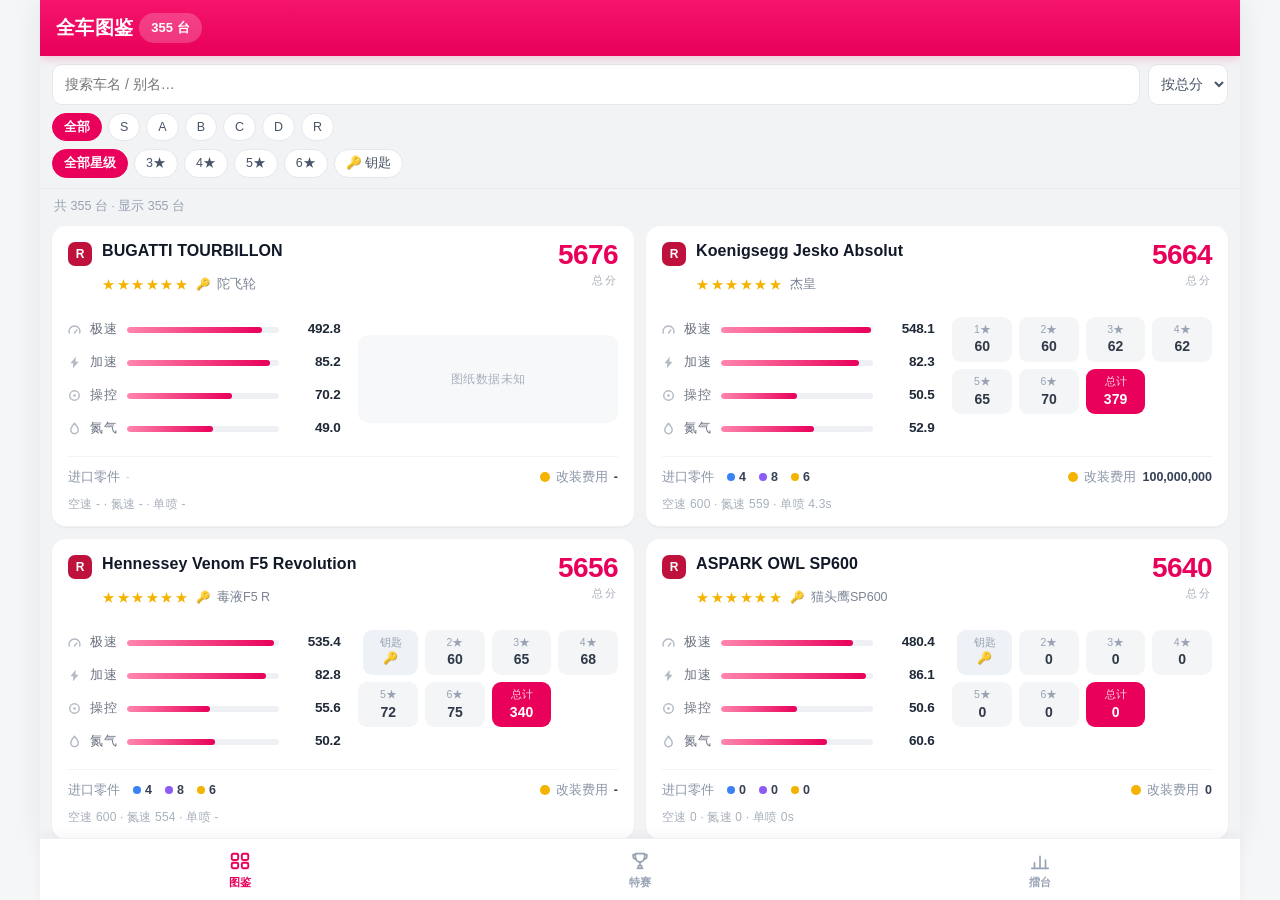
<file: index.html>
<!doctype html>
<html lang="zh-CN">
<head>
<meta charset="utf-8">
<meta name="viewport" content="width=device-width, initial-scale=1, viewport-fit=cover">
<meta name="theme-color" content="#ffffff">
<title>狂野飙车9 · 助手</title>
<link rel="stylesheet" href="shell.css">
</head>
<body>

<main id="stage">
  <iframe id="f-cars" data-tab="cars" src="cars.html" title="全车图鉴" loading="eager"></iframe>
  <iframe id="f-event" data-tab="event" data-src="event.html" title="特赛计算器"></iframe>
  <iframe id="f-arena" data-tab="arena" data-src="arena.html" title="擂台养成计算器"></iframe>
</main>

<nav class="tabbar" id="tabbar">
  <button class="tab on" type="button" data-tab="cars">
    <svg viewBox="0 0 24 24" aria-hidden="true" fill="none" stroke="currentColor" stroke-width="1.8" stroke-linecap="round" stroke-linejoin="round">
      <rect x="3" y="4" width="7" height="7" rx="1.6"/><rect x="14" y="4" width="7" height="7" rx="1.6"/>
      <rect x="3" y="14" width="7" height="6" rx="1.6"/><rect x="14" y="14" width="7" height="6" rx="1.6"/>
    </svg>
    <span>图鉴</span>
  </button>

  <button class="tab" type="button" data-tab="event">
    <svg viewBox="0 0 24 24" aria-hidden="true" fill="none" stroke="currentColor" stroke-width="1.8" stroke-linecap="round" stroke-linejoin="round">
      <path d="M7 4h10v4a5 5 0 0 1-10 0z"/>
      <path d="M7 5H4.5v1.5A3.5 3.5 0 0 0 8 10M17 5h2.5v1.5A3.5 3.5 0 0 1 16 10"/>
      <path d="M12 13v4M9 20h6M10 20l.5-3h3l.5 3"/>
    </svg>
    <span>特赛</span>
  </button>

  <button class="tab" type="button" data-tab="arena">
    <svg viewBox="0 0 24 24" aria-hidden="true" fill="none" stroke="currentColor" stroke-width="1.8" stroke-linecap="round" stroke-linejoin="round">
      <path d="M3 20h18"/>
      <path d="M6 20v-6M12 20V7M18 20v-9"/>
    </svg>
    <span>擂台</span>
  </button>
</nav>

<script src="shell.js"></script>
</body>
</html>
</file>
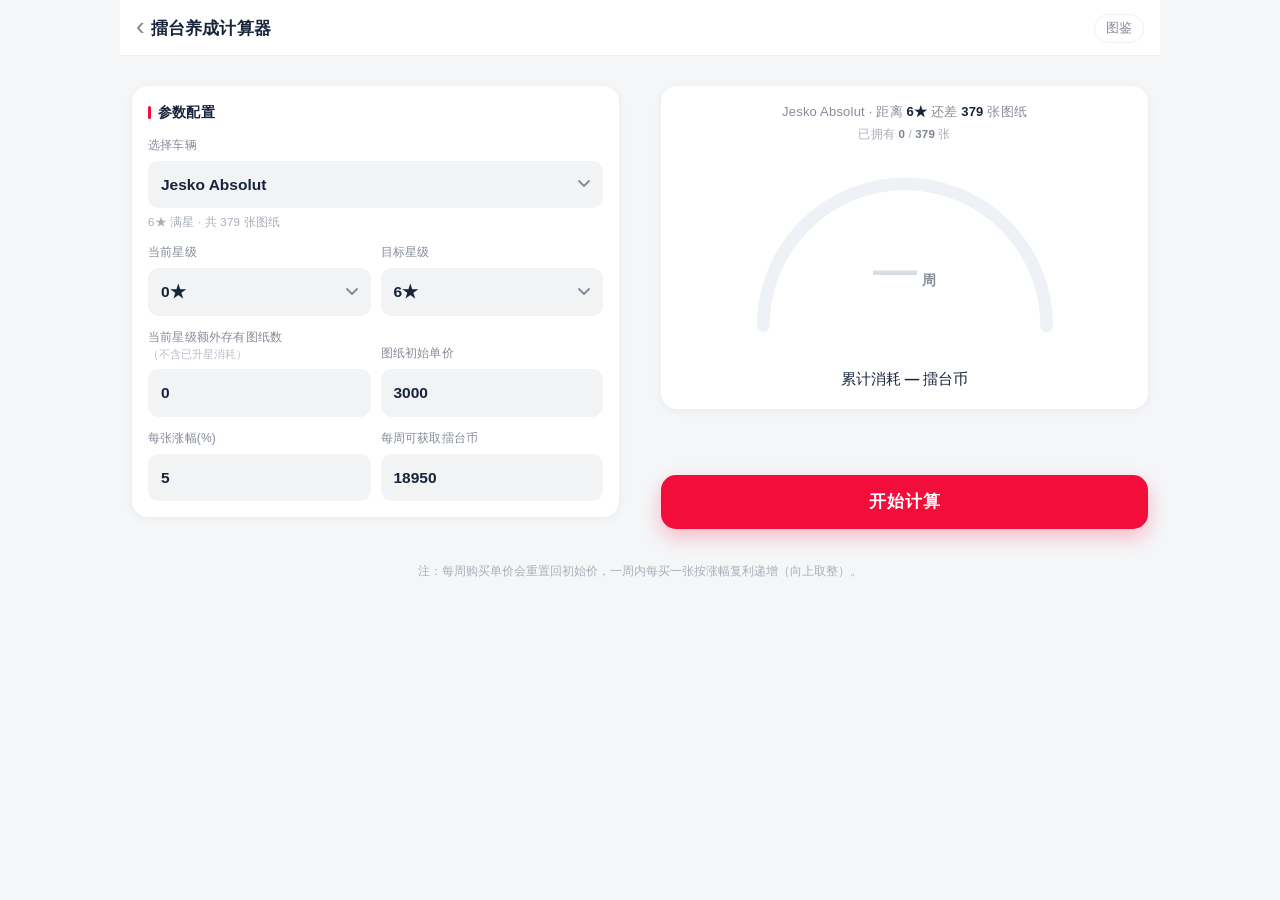
<file: arena.html>
<!doctype html>
<html lang="zh-CN">
<head>
<meta charset="utf-8">
<meta name="viewport" content="width=device-width, initial-scale=1, viewport-fit=cover">
<meta name="theme-color" content="#F20D3A">
<title>擂台养成计算器</title>
<link rel="stylesheet" href="arena.css">
</head>
<body>
<div class="app">
  <header class="nav">
    <a class="back" href="event.html" aria-label="返回">‹</a>
    <h1>擂台养成计算器</h1>
    <a class="navlink" href="cars.html">图鉴</a>
  </header>

  <section class="card">
    <h2>参数配置</h2>
    <div class="fields">
      <label class="field full">
        <span>选择车辆</span>
        <select id="car"></select>
        <small class="carinfo" id="carInfo"></small>
      </label>

      <label class="field">
        <span>当前星级</span>
        <select id="curStar" required></select>
      </label>
      <label class="field">
        <span>目标星级</span>
        <select id="star"></select>
      </label>

      <label class="field">
        <span>当前星级额外存有图纸数<em class="hint">（不含已升星消耗）</em></span>
        <input id="owned" type="number" min="0" step="1" value="0" inputmode="numeric">
      </label>
      <label class="field">
        <span>图纸初始单价</span>
        <input id="price" type="number" min="1" step="1" value="3000" inputmode="numeric">
      </label>

      <label class="field">
        <span>每张涨幅(%)</span>
        <input id="growth" type="number" min="0" step="0.5" value="5" inputmode="decimal">
      </label>
      <label class="field">
        <span>每周可获取擂台币</span>
        <input id="weekly" type="number" min="0" step="1" value="18950" inputmode="numeric">
      </label>
    </div>
  </section>

  <section class="card result">
    <p class="need"><span id="carName">Jesko Absolut</span> · 距离 <b id="starTxt">6★</b> 还差 <b id="needBp">300</b> 张图纸</p>
    <p class="have">已拥有 <b id="haveBp">0</b> / <span id="totalBp">379</span> 张</p>

    <div class="gauge">
      <svg class="arc" viewBox="0 0 240 148" aria-hidden="true">
        <path class="track" d="M20 124 A100 100 0 0 1 220 124" />
        <path class="fill" id="arc" d="M20 124 A100 100 0 0 1 220 124" />
      </svg>
      <div class="gauge-val">
        <b id="weeks">—</b><span>周</span>
      </div>
    </div>

    <p class="cost">累计消耗 <b id="cost">—</b> 擂台币</p>
    <p class="warn" id="warn" hidden></p>
  </section>

  <p class="err" id="err" hidden></p>
  <button class="primary" id="go" type="button">开始计算</button>

  <p class="note">注：每周购买单价会重置回初始价，一周内每买一张按涨幅复利递增（向上取整）。</p>
</div>

<script src="cars.js"></script>
<script src="arena.js"></script>
<script src="shell-bridge.js"></script>
</body>
</html>
</file>
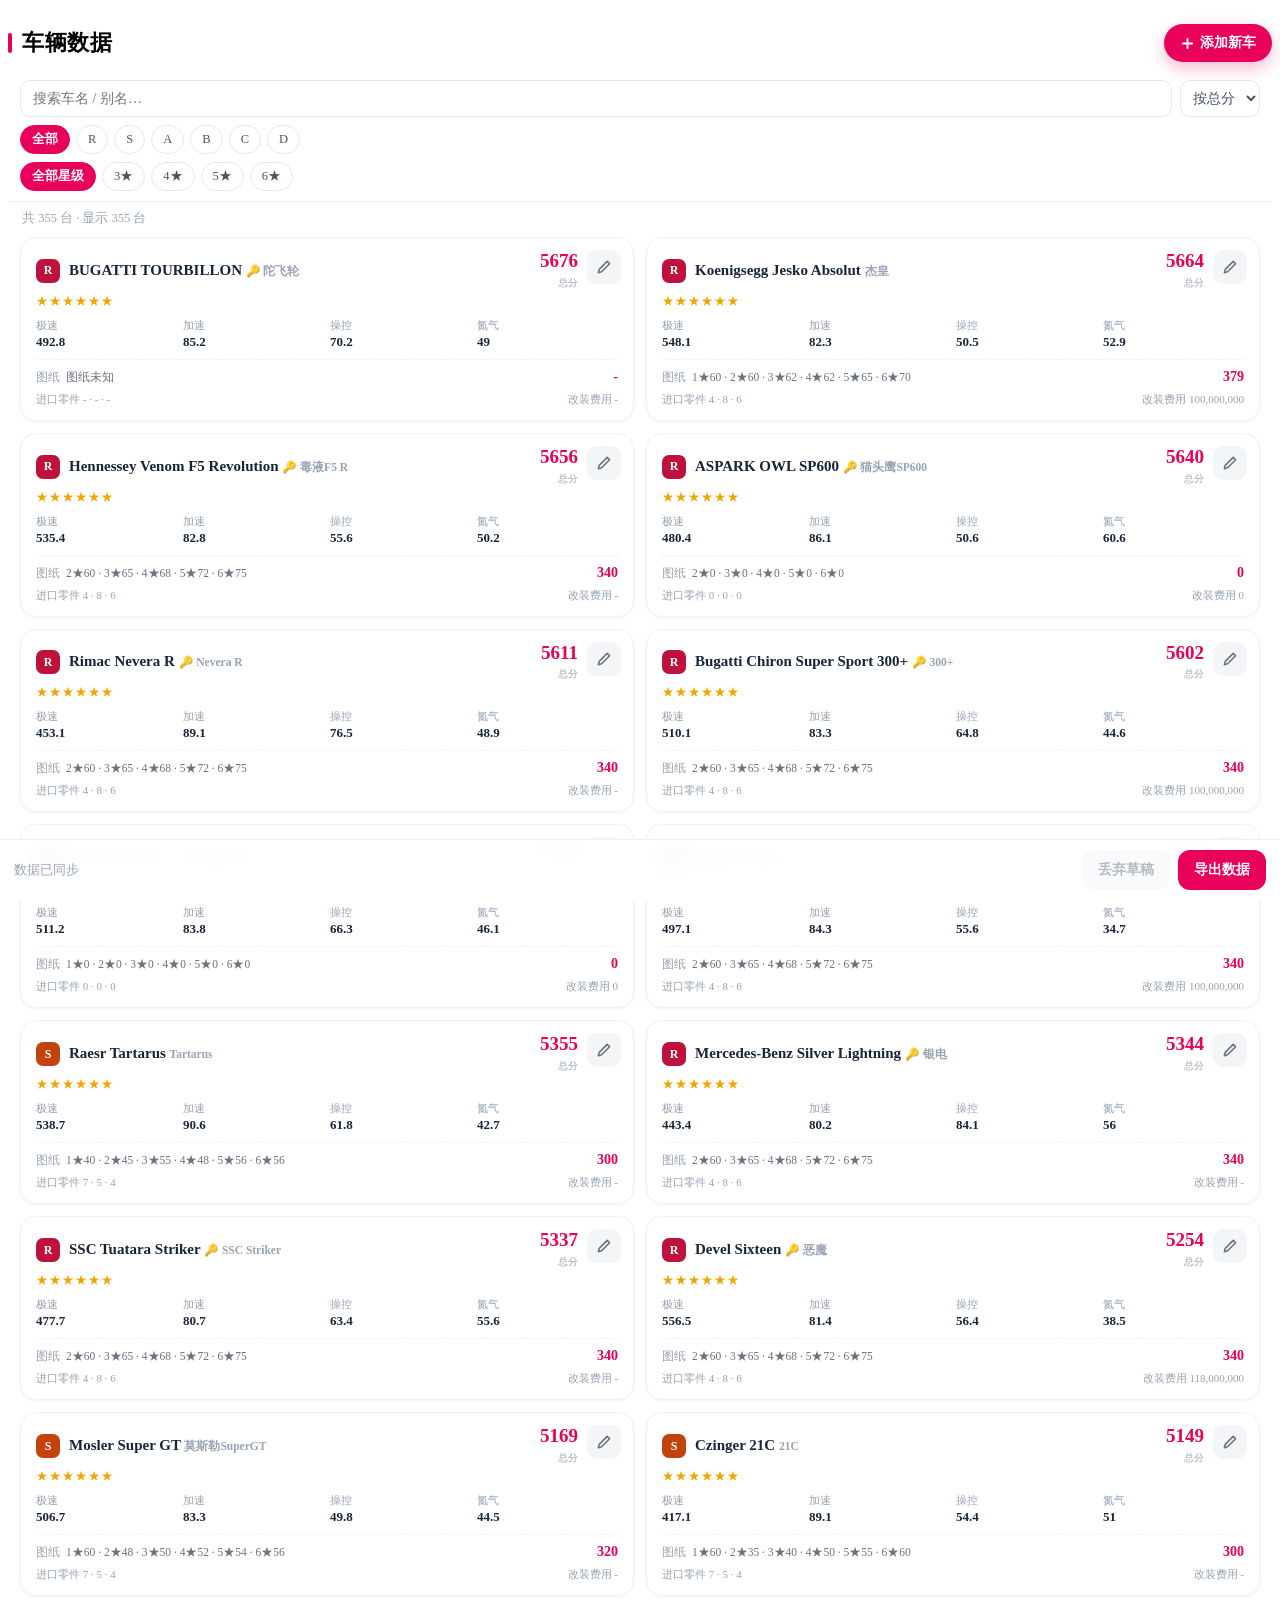
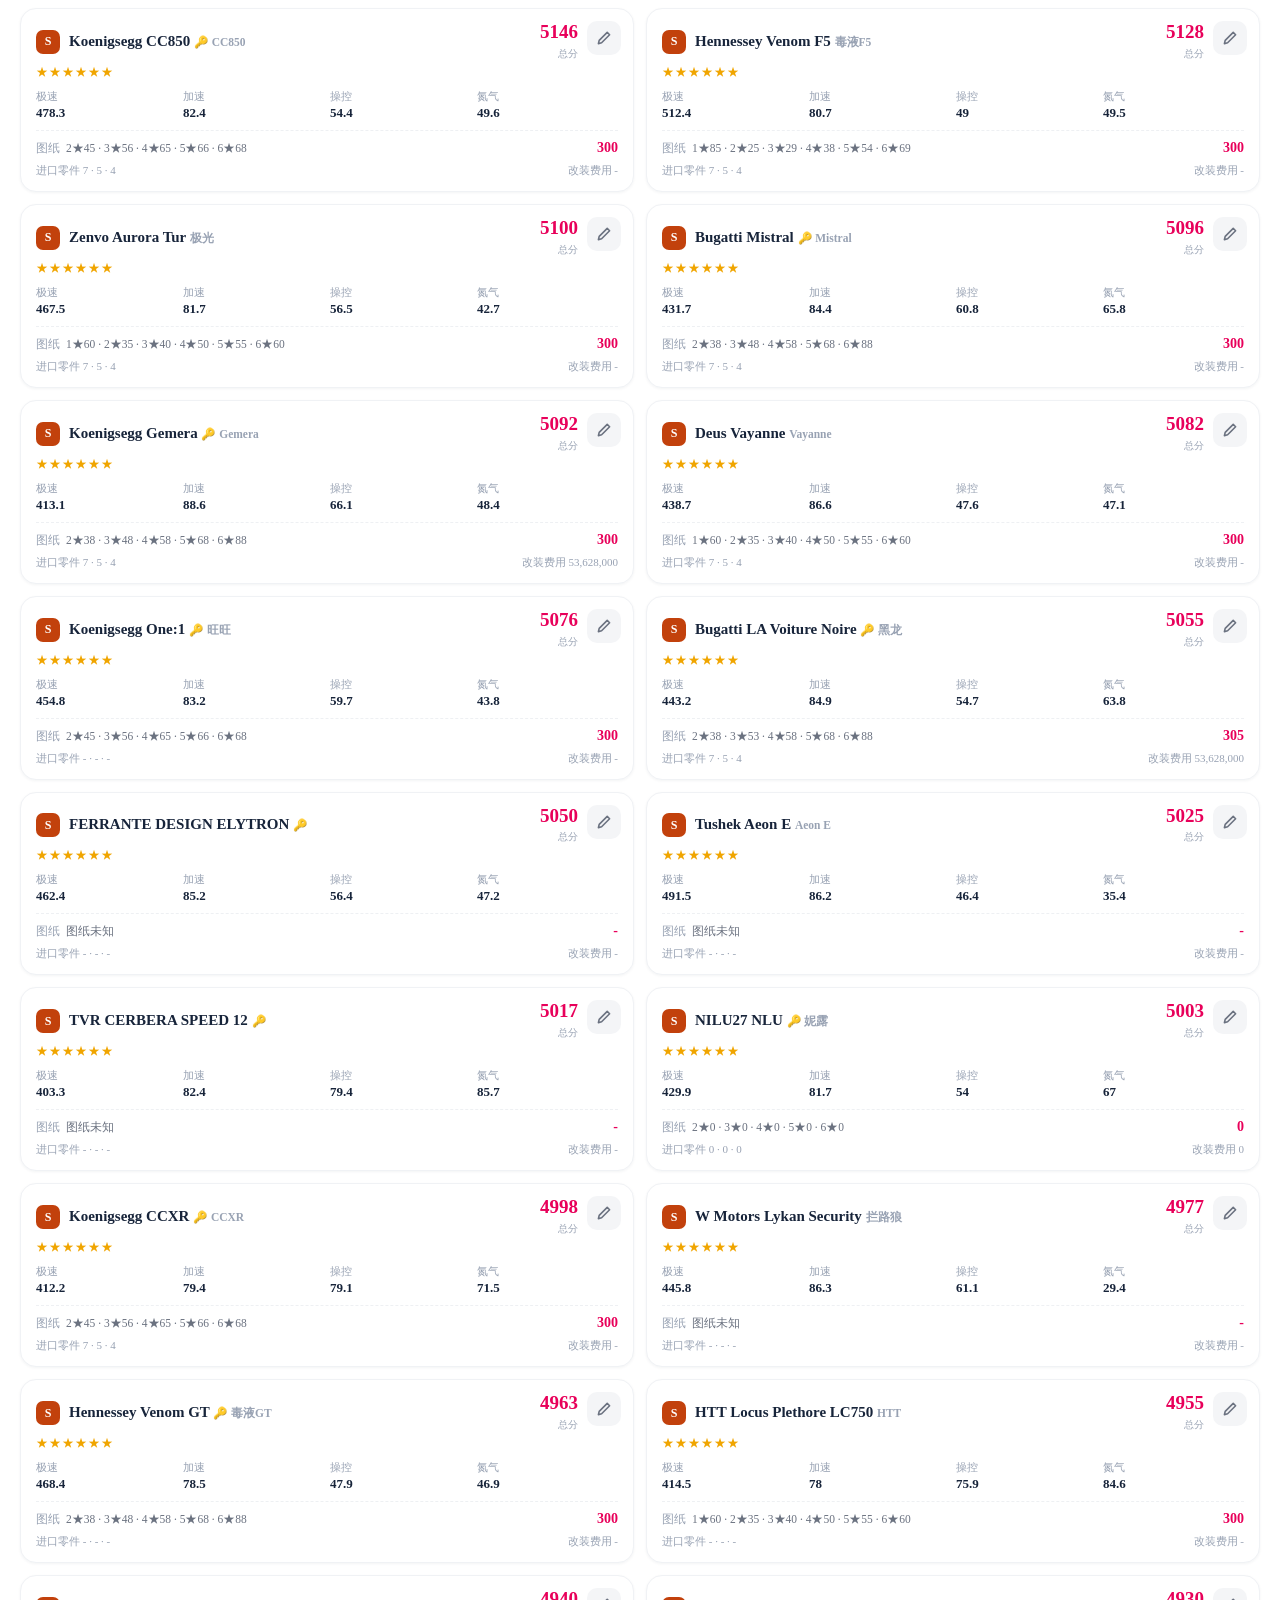
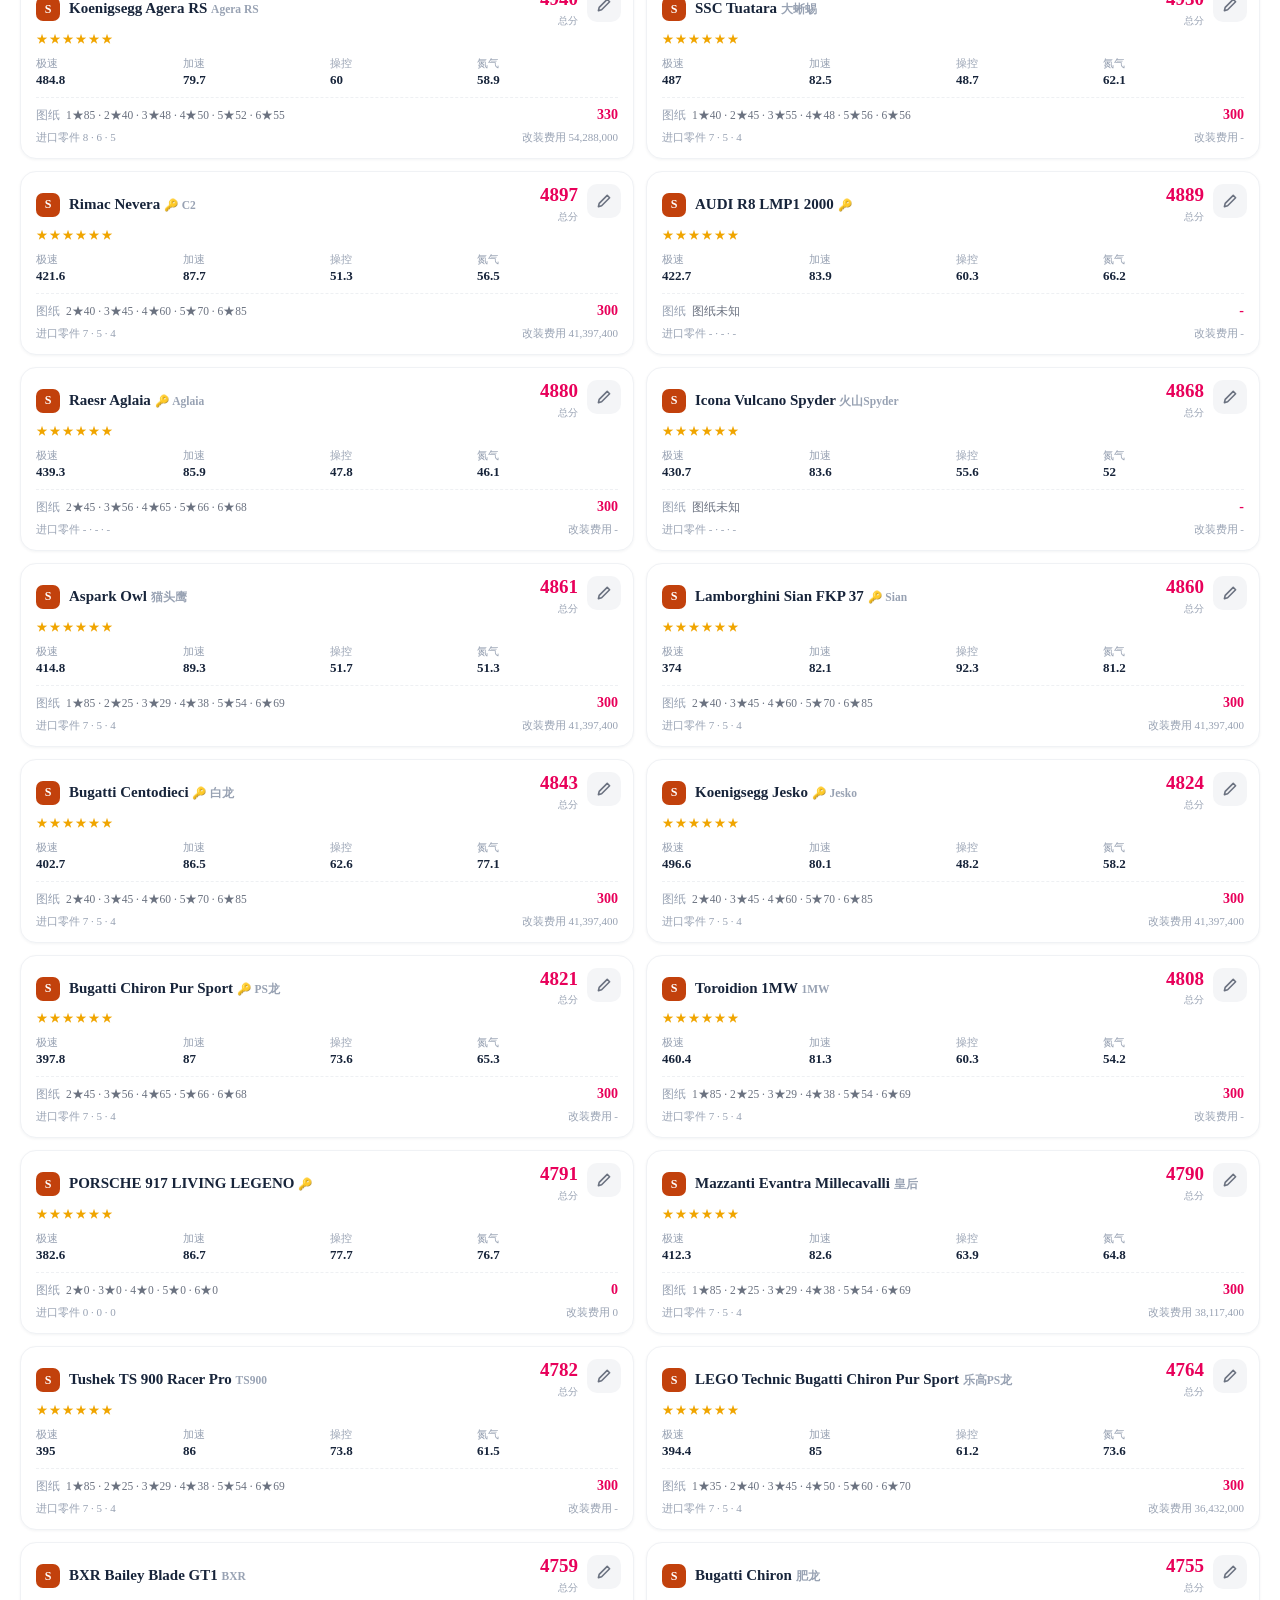
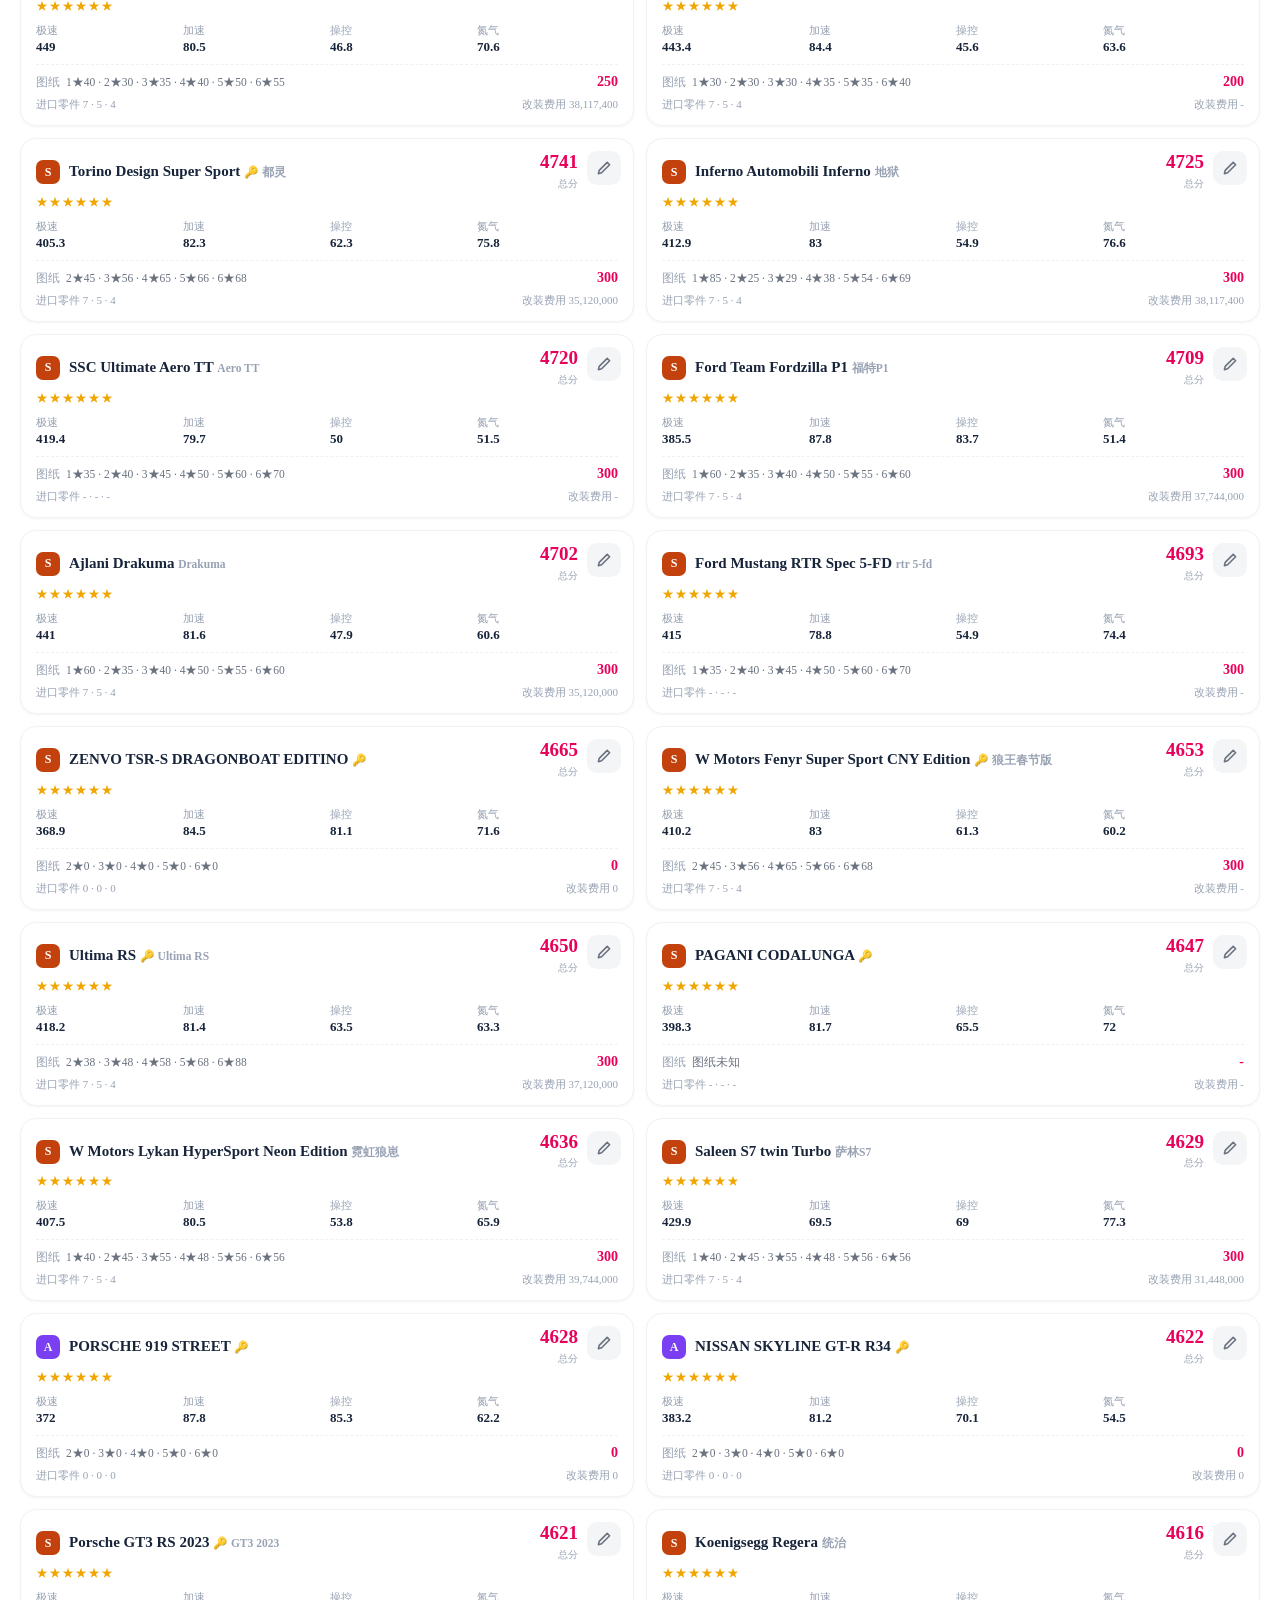
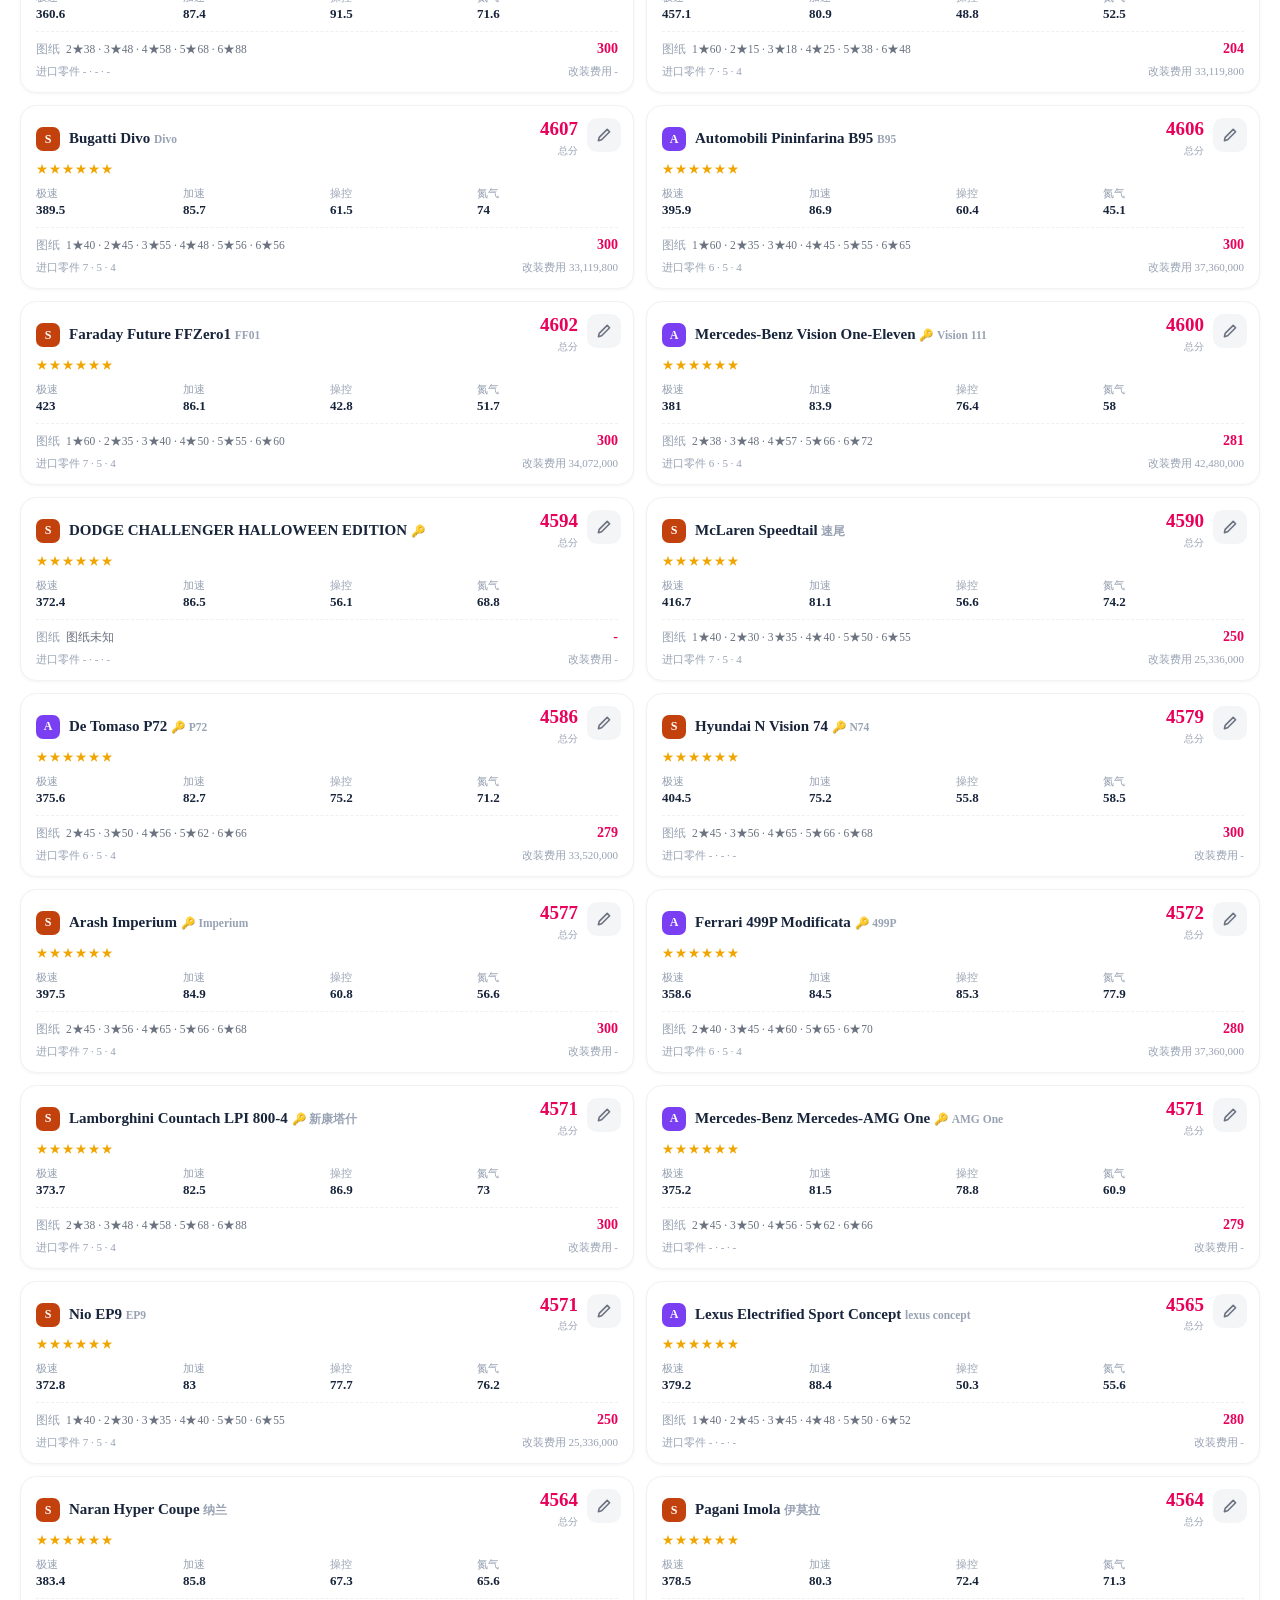
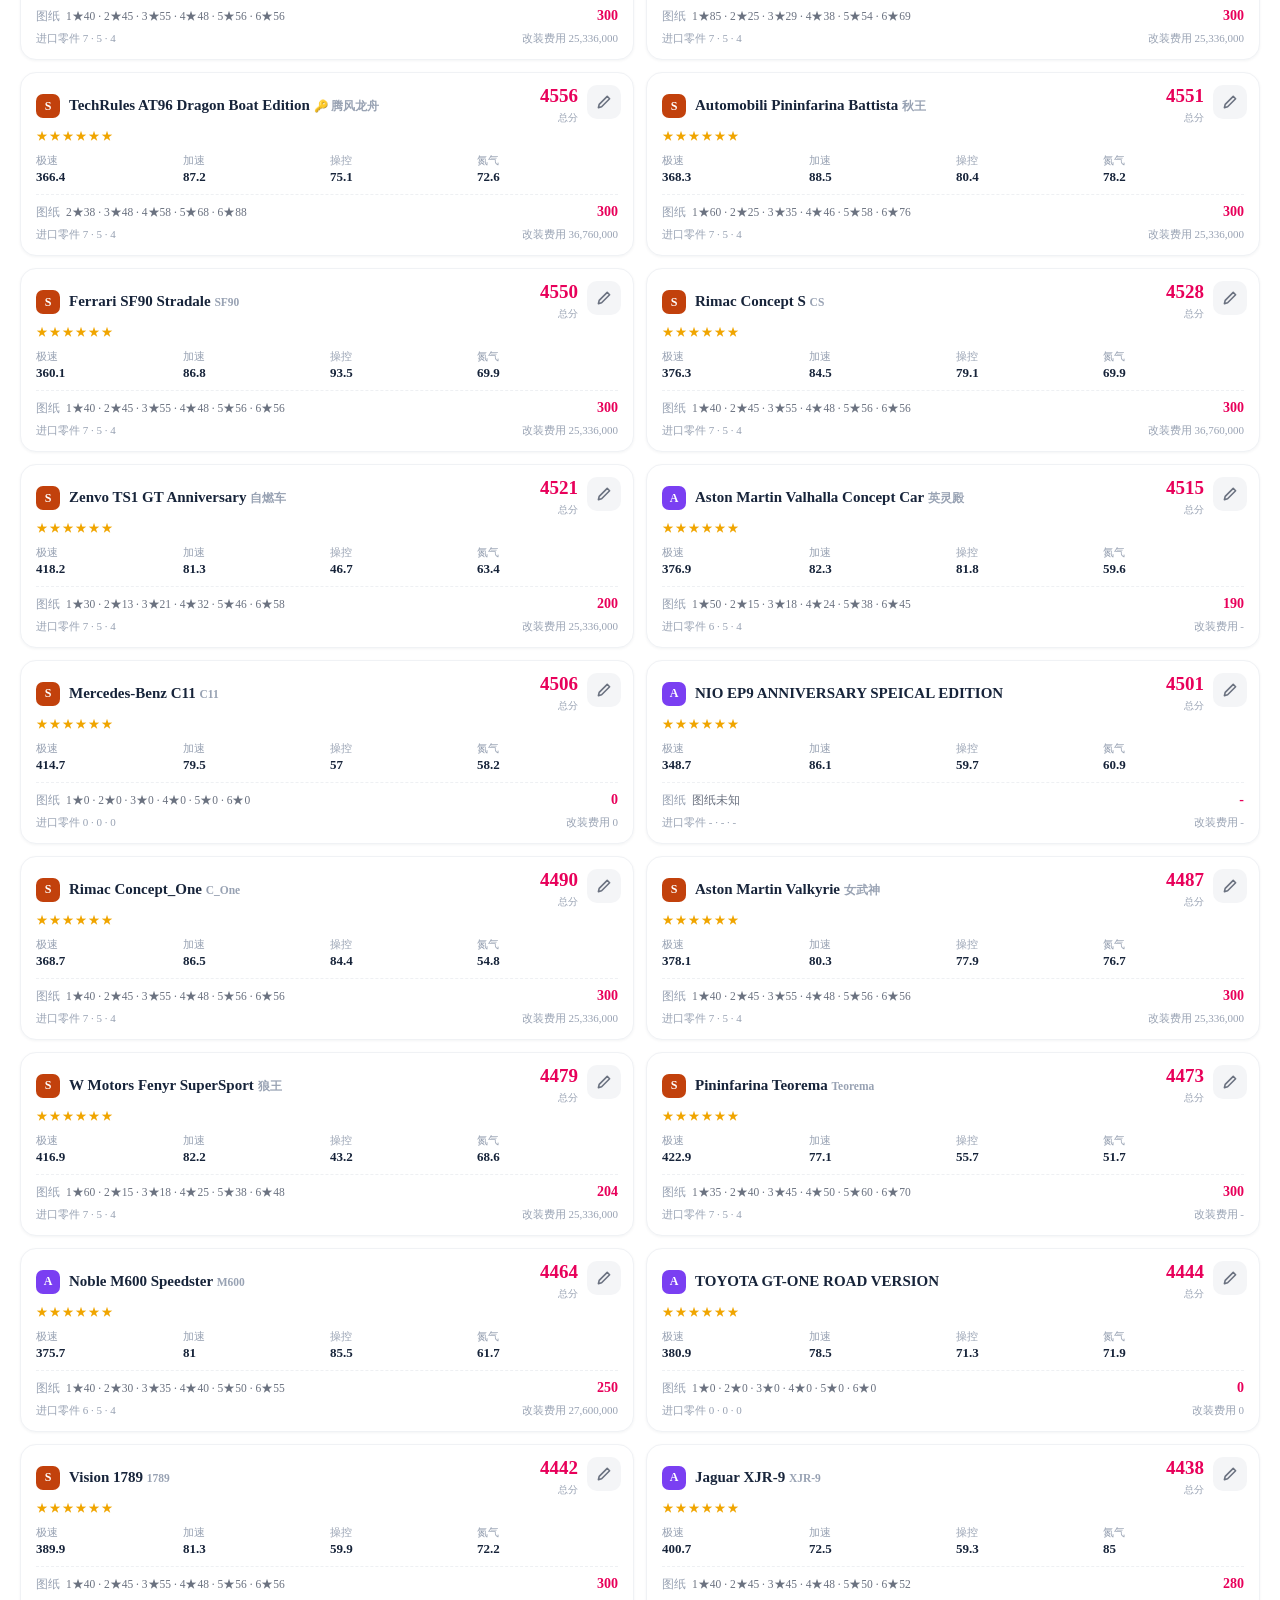
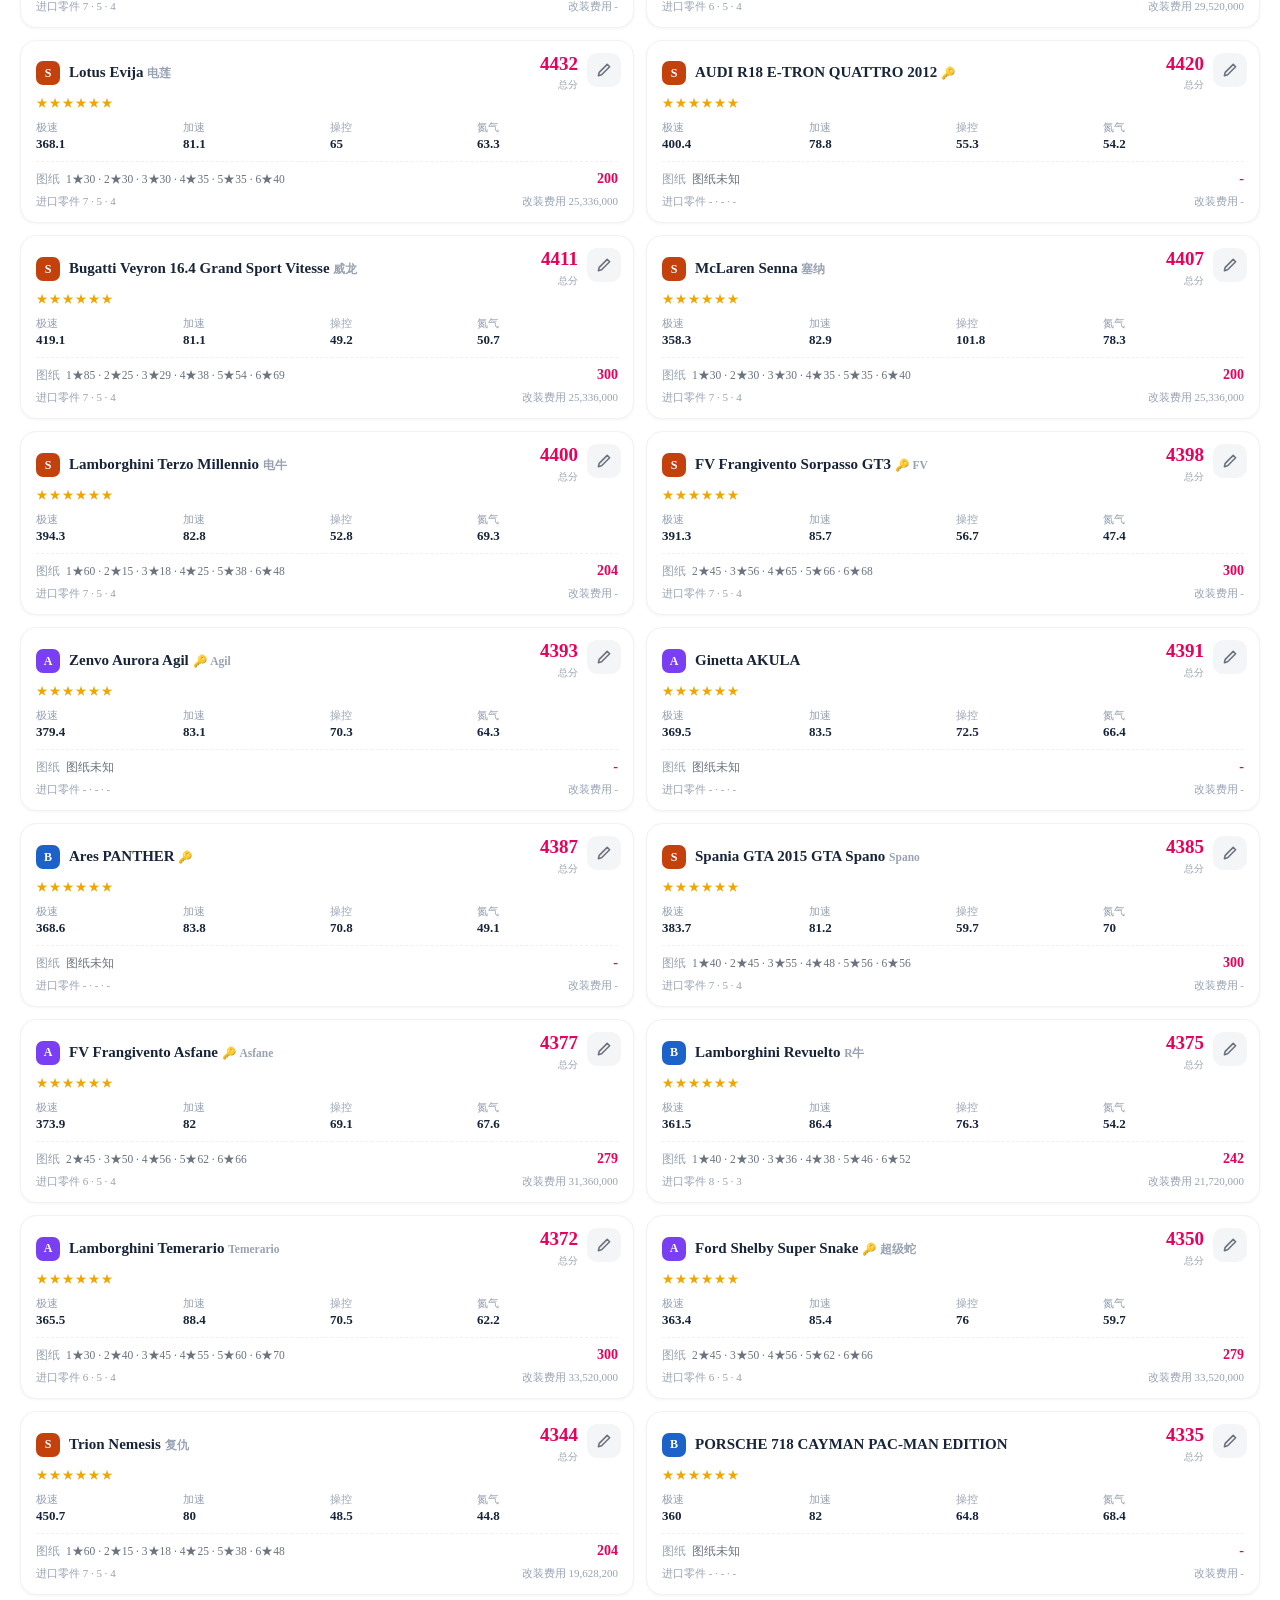
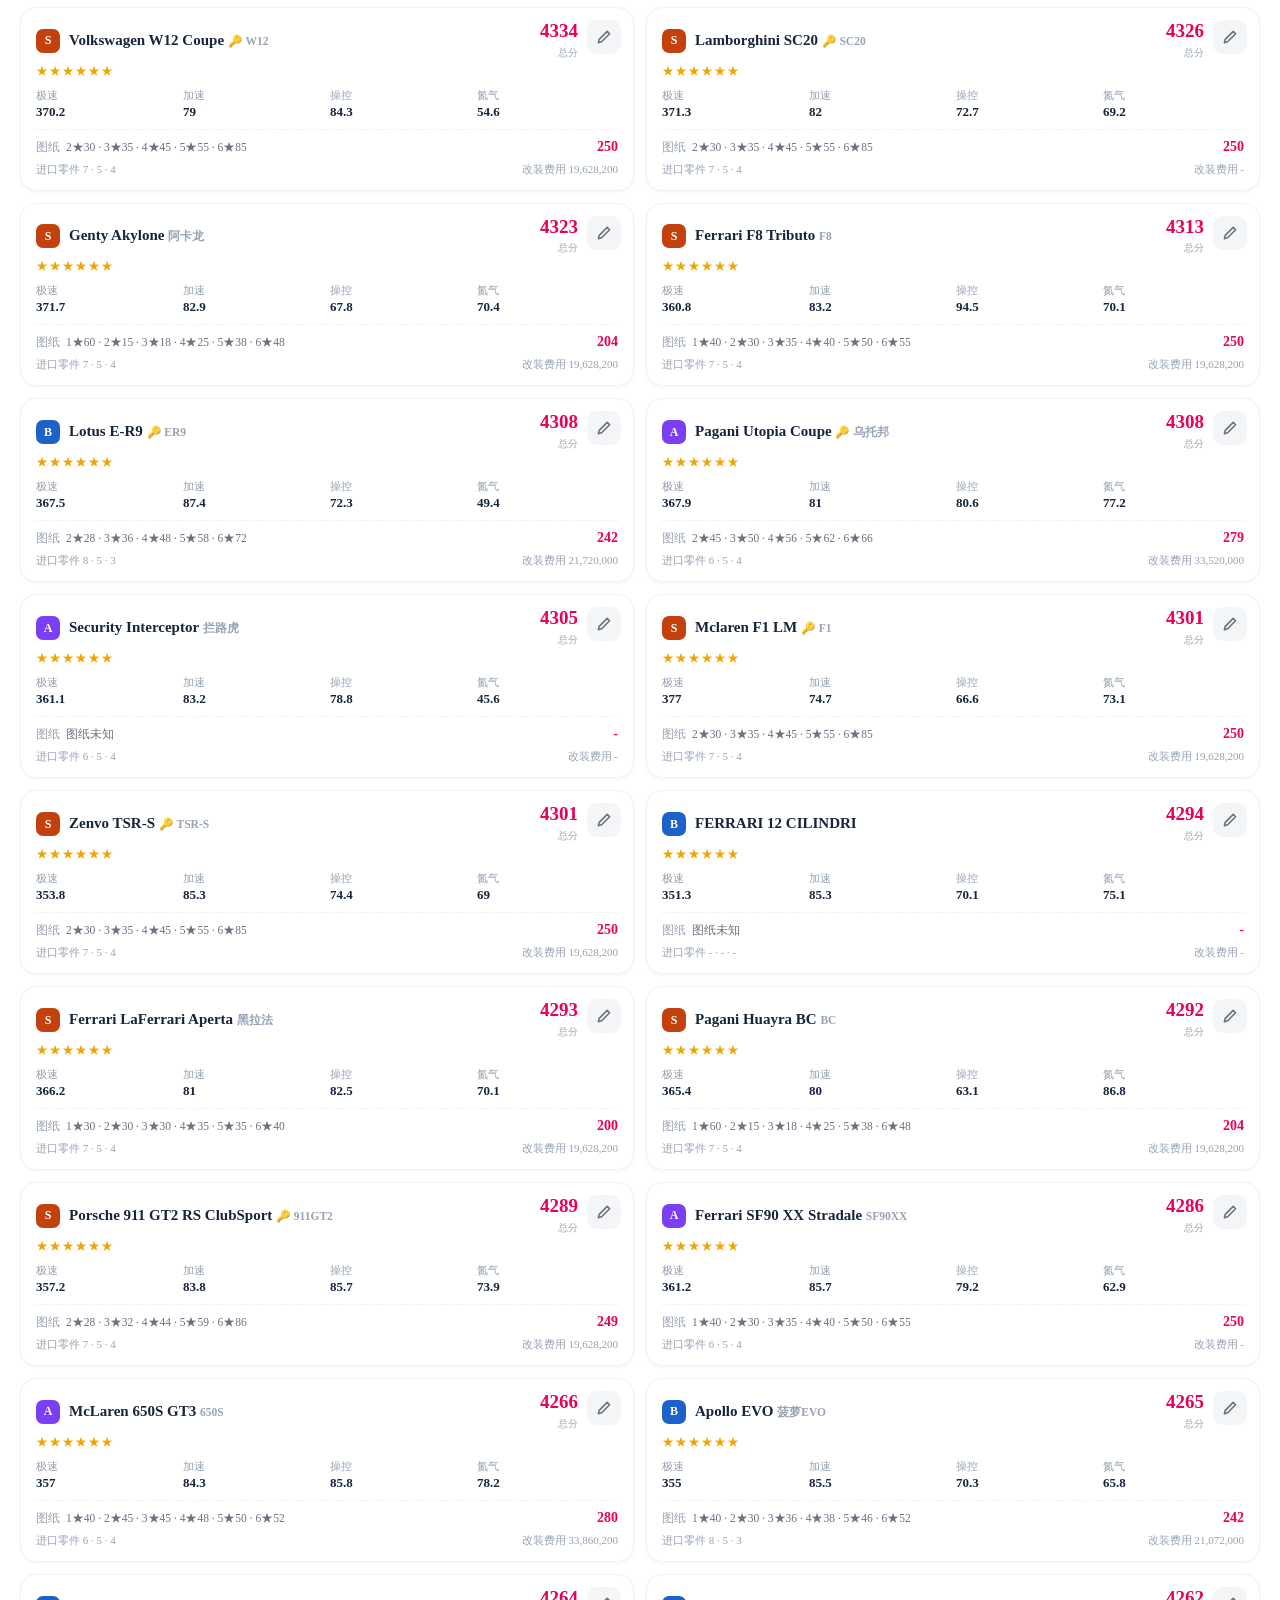
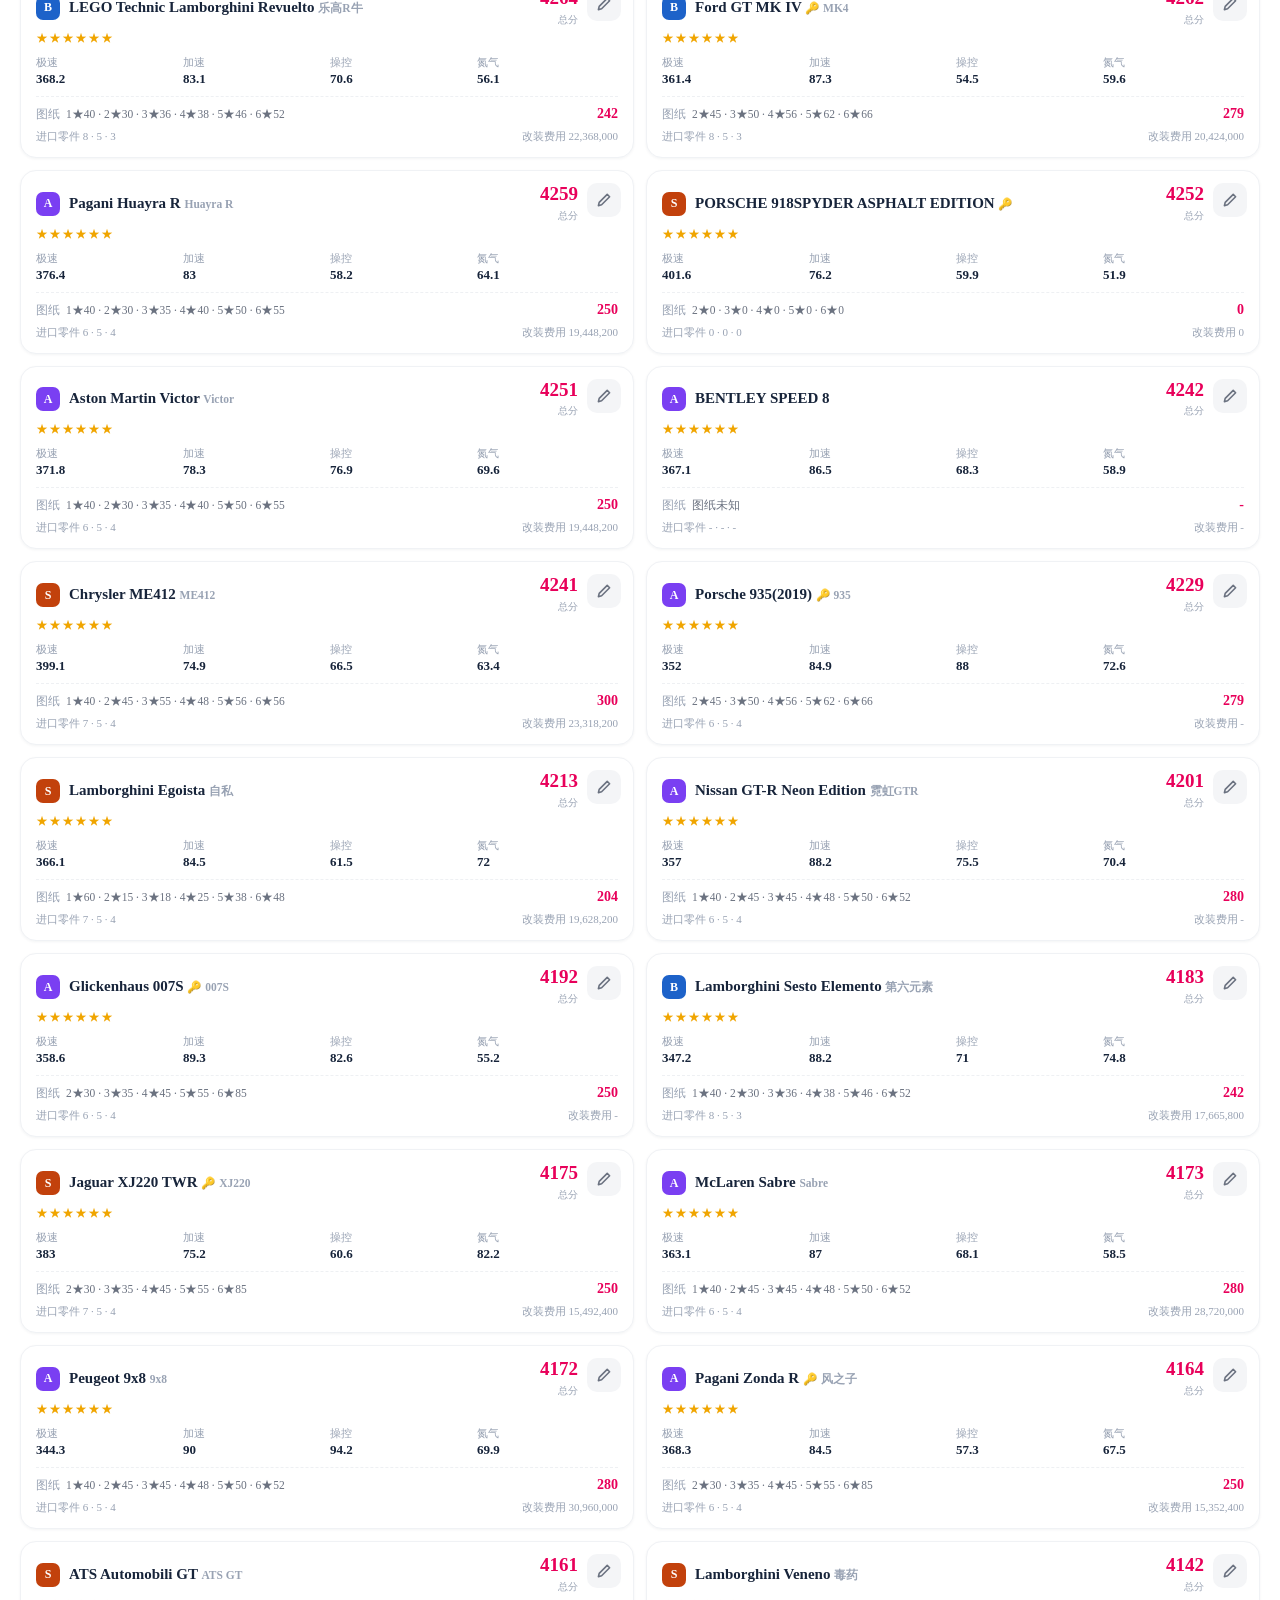
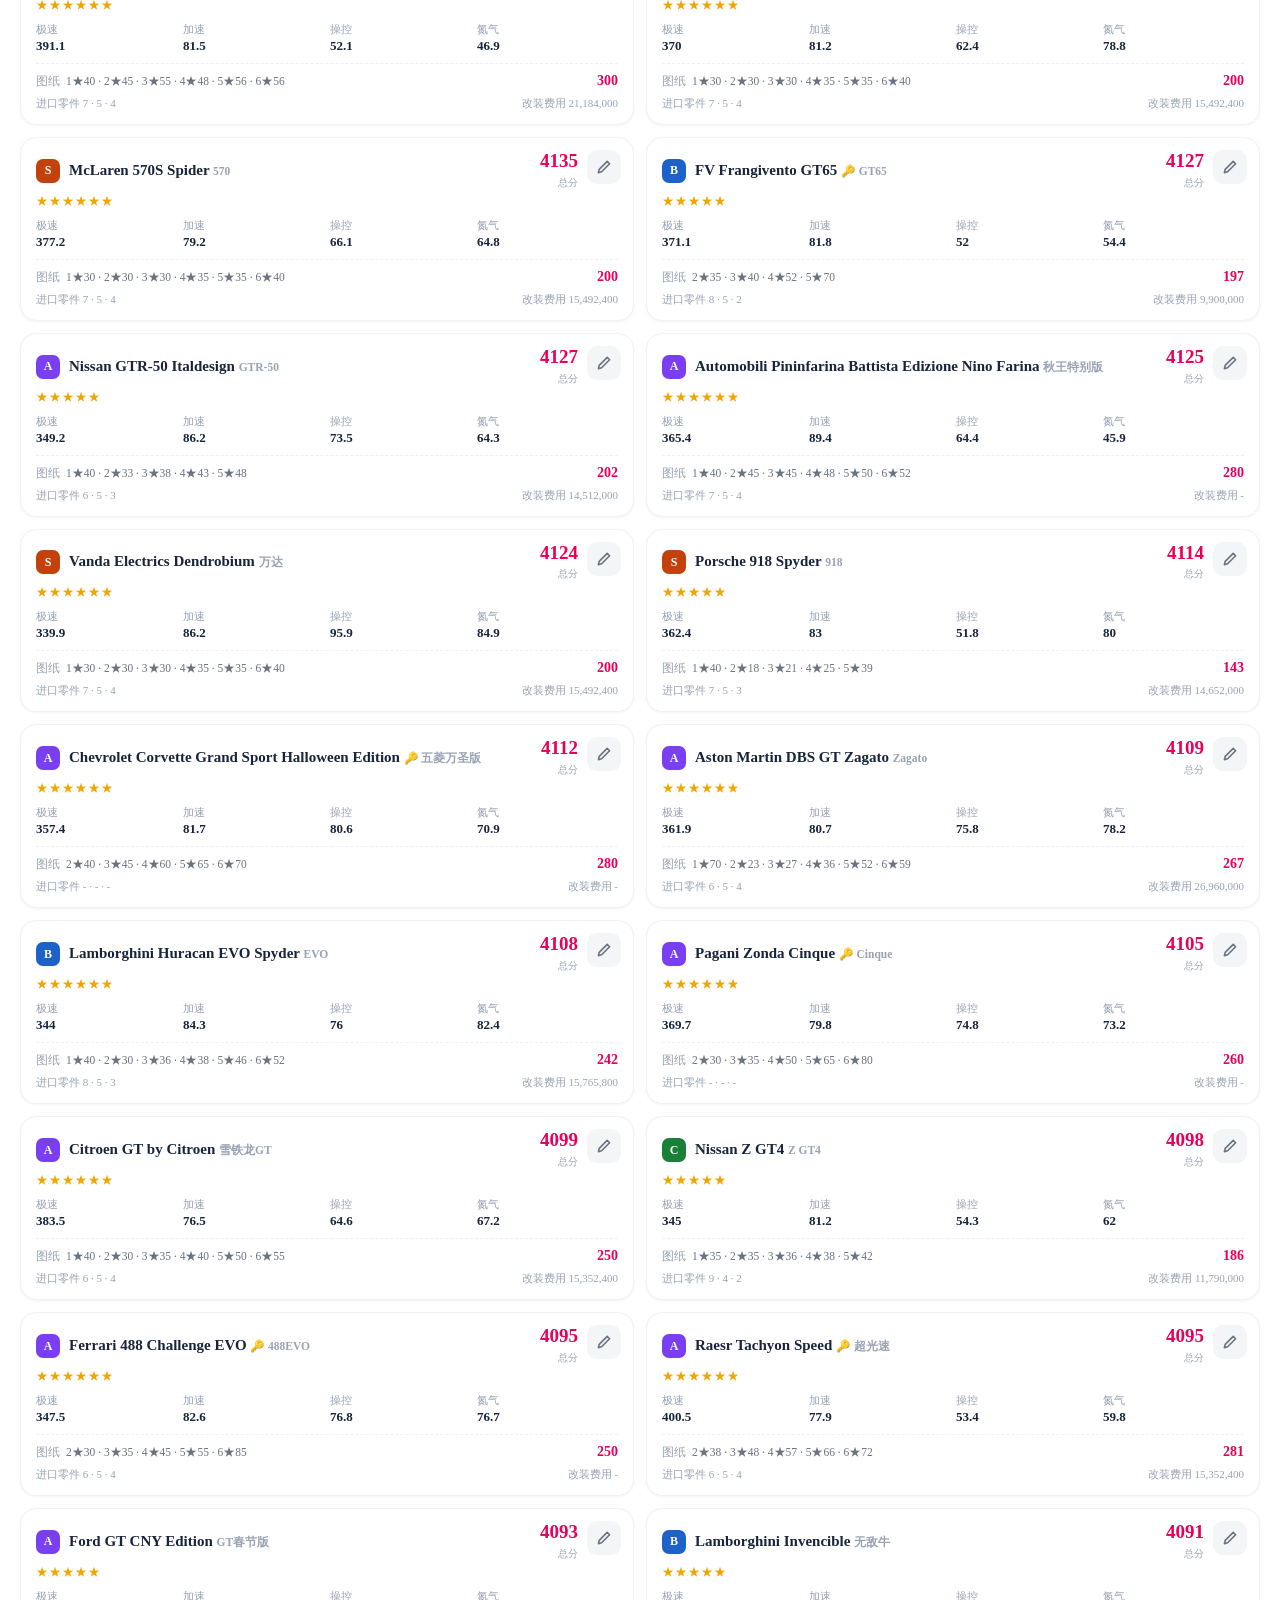
<file: edit-9f3k2.html>
<!doctype html>
<html lang="zh-CN">
<head>
<meta charset="utf-8">
<meta name="viewport" content="width=device-width, initial-scale=1, viewport-fit=cover">
<meta name="robots" content="noindex, nofollow">
<title>车辆数据管理</title>
<link rel="stylesheet" href="catalog.css">
<link rel="stylesheet" href="edit.css">
</head>
<body>
<div class="app ed-app">

  <header class="ed-head">
    <h1>车辆数据</h1>
    <button class="ed-add" id="addCar" type="button">
      <svg viewBox="0 0 16 16" aria-hidden="true"><path d="M8 3v10M3 8h10" fill="none" stroke="currentColor" stroke-width="2" stroke-linecap="round"/></svg>
      添加新车
    </button>
  </header>

  <div class="cat-tools">
    <div class="cat-row">
      <input id="q" class="search" type="search" placeholder="搜索车名 / 别名…" autocomplete="off">
      <select id="sort" class="sortsel">
        <option value="score">按总分</option>
        <option value="name">按名称</option>
        <option value="cls">按等级</option>
      </select>
    </div>
    <div class="chips" id="clsChips"></div>
    <div class="chips" id="starChips"></div>
  </div>

  <div class="cat-count" id="count"></div>
  <div id="list" class="cat-list"></div>
</div>

<div class="ed-bar" id="edBar">
  <span class="ed-state" id="edState">已同步</span>
  <button class="ed-ghost" id="btnDiscard" type="button">丢弃草稿</button>
  <button class="ed-primary" id="btnPublish" type="button">导出数据</button>
</div>

<!-- 编辑弹层 -->
<div class="sheet" id="sheet" hidden>
  <div class="mask" data-close="1"></div>
  <div class="panel">
    <div class="panel-head">
      <b id="shTitle">编辑车辆</b>
      <button class="x" data-close="1" type="button">✕</button>
    </div>

    <div class="sh-body" id="shBody"></div>

    <div class="panel-actions">
      <button class="ghost danger" id="btnDel" type="button">删除</button>
      <button class="primary-sm" id="btnSave" type="button">保存</button>
    </div>
  </div>
</div>

<div class="toast" id="toast" hidden></div>

<!-- 导出面板 -->
<div class="sheet" id="expSheet" hidden>
  <div class="mask" data-close="exp"></div>
  <div class="panel">
    <div class="panel-head">
      <b>导出数据</b>
      <button class="x" data-close="exp" type="button">✕</button>
    </div>
    <div class="sh-body">
      <p class="exp-tip" id="expTip"></p>
      <textarea class="exp-text" id="expText" readonly spellcheck="false"></textarea>
    </div>
    <div class="panel-actions">
      <button class="ghost" data-close="exp" type="button">关闭</button>
      <button class="ghost" id="expCopy" type="button">复制全文</button>
      <button class="primary-sm" id="expDl" type="button">下载文件</button>
    </div>
  </div>
</div>

<script src="cars.js"></script>
<script src="edit.js"></script>
</body>
</html>
</file>
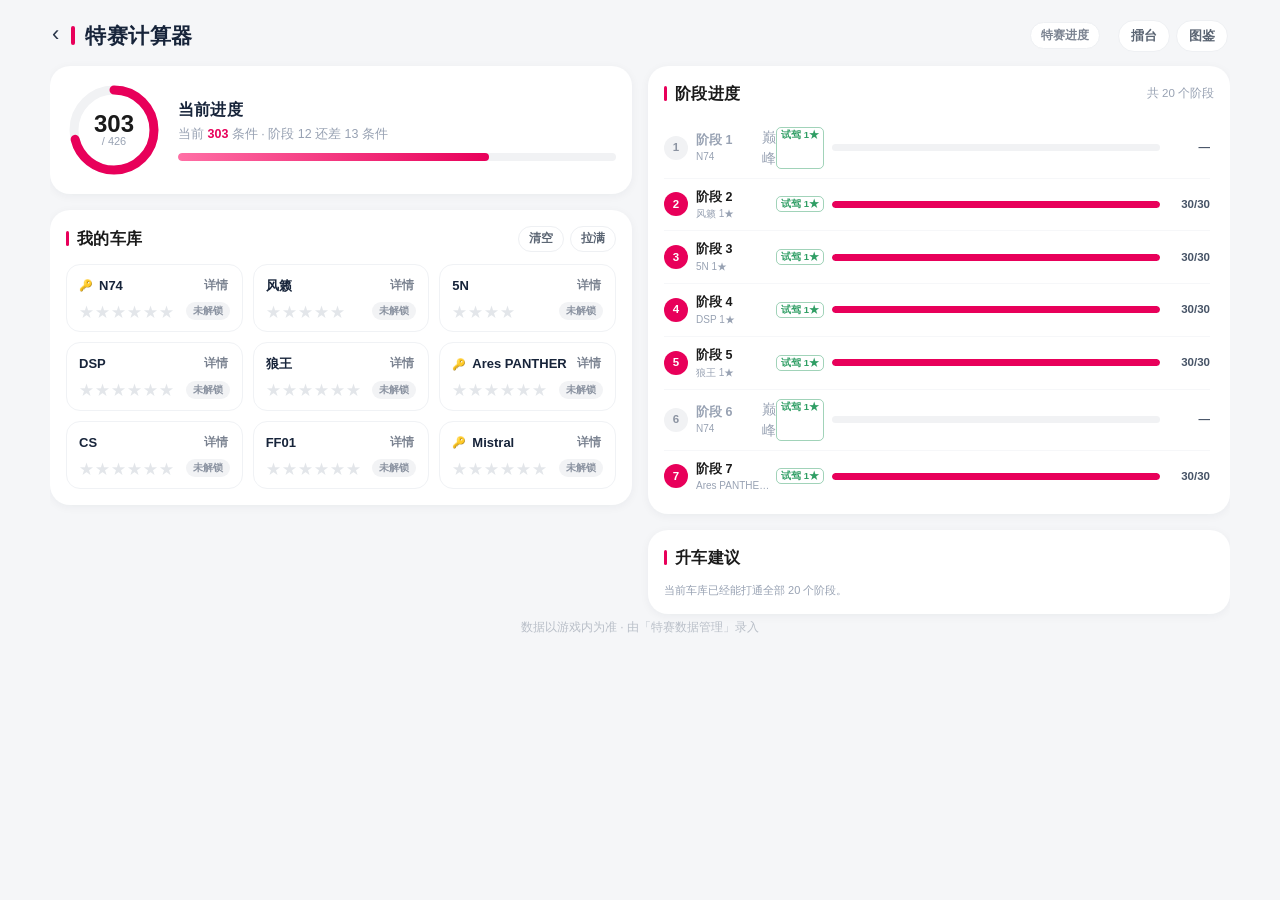
<file: event.html>
<!doctype html>
<html lang="zh-CN">
<head>
<meta charset="utf-8">
<meta name="viewport" content="width=device-width, initial-scale=1, viewport-fit=cover">
<meta name="theme-color" content="#e8005a">
<title>特赛计算器</title>
<link rel="stylesheet" href="styles.css">
<link rel="stylesheet" href="event.css">
</head>
<body>
<div class="app">
  <header class="topbar">
    <span class="back">‹</span>
    <h1>特赛计算器</h1>
    <span class="ev-chip" id="eventName"></span>
    <div class="toplinks"><a class="toplink" href="arena.html">擂台</a><a class="toplink" href="cars.html">图鉴</a></div>
  </header>

  <div class="ev-cols">
    <div class="ev-col">
      <section class="ev-card">
        <div class="ev-hero" id="hero"></div>
      </section>

      <section class="ev-card">
        <div class="ev-head">
          <b>我的车库</b>
          <div class="ev-acts">
            <button id="btnClear" class="ev-mini" type="button">清空</button>
            <button id="btnMax" class="ev-mini" type="button">拉满</button>
          </div>
        </div>
        <div class="ev-cars" id="garage"></div>
      </section>
    </div>

    <div class="ev-col">
      <section class="ev-card" id="rewardsCard">
        <div class="ev-head"><b>奖励概览</b></div>
        <div class="ev-tiles" id="rewards"></div>
        <div class="ev-hint" id="rewardHint"></div>
      </section>

      <section class="ev-card">
        <div class="ev-head"><b>阶段进度</b><small id="stageCount"></small></div>
        <div id="progress"></div>
        <div class="ev-note" id="blockNote"></div>
      </section>

      <section class="ev-card" id="msCard">
        <div class="ev-head"><b>里程碑</b></div>
        <div id="milestones"></div>
      </section>

      <section class="ev-card" id="adviceCard">
        <div class="ev-head"><b>升车建议</b></div>
        <div id="advice"></div>
      </section>
    </div>
  </div>

  <footer class="foot">数据以游戏内为准 · 由「特赛数据管理」录入</footer>
</div>

<!-- 车辆详情 -->
<div class="ev-sheet" id="carSheet" hidden>
  <div class="ev-mask" data-close="car"></div>
  <div class="ev-panel">
    <div class="ev-panel-head">
      <b id="carTitle">车辆详情</b>
      <button class="ev-x" data-close="car" type="button">✕</button>
    </div>
    <div class="ev-panel-body" id="carBody"></div>
  </div>
</div>

<script src="cars.js"></script>
<script src="data.js"></script>
<script src="event.js"></script>
<script src="calc.js"></script>
<script src="io.js"></script>
<script src="app.js"></script>
<script src="shell-bridge.js"></script>
</body>
</html>
</file>
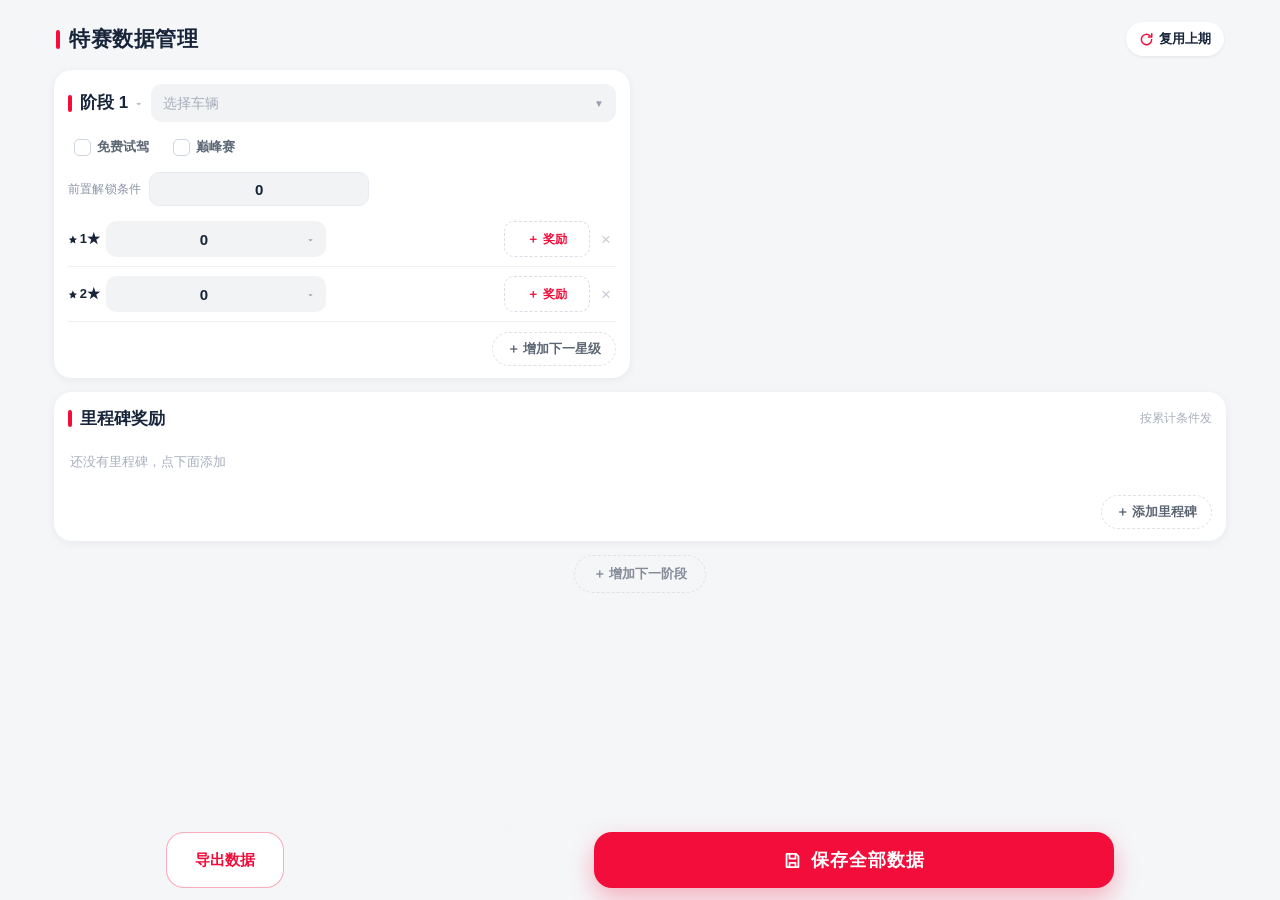
<file: manage-c7q4.html>
<!doctype html>
<html lang="zh-CN">
<head>
<meta charset="utf-8">
<meta name="viewport" content="width=device-width, initial-scale=1, viewport-fit=cover">
<meta name="theme-color" content="#F20D3A">
<title>特赛数据管理</title>
<link rel="stylesheet" href="manage.css">
</head>
<body>
<div class="app">
  <header class="m-head">
    <h1>特赛数据管理</h1>
    <button class="reuse" id="reuse" type="button">
      <svg viewBox="0 0 16 16" aria-hidden="true"><path d="M13.5 8a5.5 5.5 0 1 1-1.7-4" fill="none" stroke="currentColor" stroke-width="1.6" stroke-linecap="round"/><path d="M13.6 1.8v3.6h-3.6" fill="none" stroke="currentColor" stroke-width="1.6" stroke-linecap="round" stroke-linejoin="round"/></svg>
      复用上期
    </button>
  </header>

  <div id="stages" class="stages"></div>

  <section class="stage ms-card">
    <div class="stage-head">
      <div class="stage-title">里程碑奖励</div>
      <span class="ms-hint">按累计条件发</span>
    </div>
    <div class="stage-rows" id="msList"></div>
    <div class="stage-foot">
      <button class="add-star" id="addMs" type="button">＋ 添加里程碑</button>
    </div>
  </section>

  <div class="add-stage-wrap">
    <button class="add-stage" id="addStage" type="button">＋ 增加下一阶段</button>
  </div>

  <div class="save-bar">
    <button class="save ghost-save" id="export" type="button">导出数据</button>
    <button class="save" id="save" type="button">
      <svg viewBox="0 0 16 16" aria-hidden="true"><path d="M3 2.5h8l2 2v9H3z" fill="none" stroke="currentColor" stroke-width="1.5" stroke-linejoin="round"/><path d="M5.5 2.5v4h5v-4M5.5 13.5v-3.5h5v3.5" fill="none" stroke="currentColor" stroke-width="1.5" stroke-linejoin="round"/></svg>
      保存全部数据
    </button>
  </div>
</div>

<!-- 车辆选择 -->
<div class="sheet" id="carSheet" hidden>
  <div class="mask" data-close="car"></div>
  <div class="panel">
    <div class="panel-head"><b>选择车辆</b><button class="x" data-close="car" type="button">✕</button></div>
    <input class="car-search" id="carSearch" type="search" placeholder="搜索车名 / 别名" autocomplete="off">
    <div class="car-count" id="carCount"></div>
    <div class="car-list" id="carList"></div>
  </div>
</div>

<!-- 奖励编辑 -->
<div class="sheet" id="rwSheet" hidden>
  <div class="mask" data-close="rw"></div>
  <div class="panel">
    <div class="panel-head"><b>奖励</b><button class="x" data-close="rw" type="button">✕</button></div>

    <div class="rw-list" id="rwList"></div>

    <div class="rw-form">
      <div class="segs" id="rwTypes"></div>

      <div class="car-row" id="rwCarRow" hidden>
        <button class="car-pick" id="rwCarBtn" type="button">
          <span class="txt">选择车辆</span><span class="caret">▼</span>
        </button>
      </div>

      <div class="rw-add-row">
        <input class="qty" id="rwQty" type="number" inputmode="numeric" min="1" step="1" placeholder="数量">
        <button class="primary-sm add" id="rwAdd" type="button">添加</button>
      </div>
    </div>

    <div class="panel-actions">
      <button class="ghost" data-close="rw" type="button">完成</button>
    </div>
  </div>
</div>

<!-- 条件数选择 -->
<div class="modal" id="numModal" hidden>
  <div class="modal-mask" data-close="num"></div>
  <div class="modal-card">
    <div class="modal-head">
      <b id="numTitle">选择条件数</b>
      <button class="x" data-close="num" type="button">✕</button>
    </div>
    <div class="num-list" id="numList"></div>
  </div>
</div>

<div class="toast" id="toast" hidden></div>

<!-- 导出 -->
<div class="sheet" id="expSheet" hidden>
  <div class="mask" data-close="exp"></div>
  <div class="panel">
    <div class="panel-head"><b>导出数据</b><button class="x" data-close="exp" type="button">✕</button></div>
    <div class="sh-body2">
      <p class="exp-tip" id="expTip"></p>
      <textarea class="exp-text" id="expText" readonly spellcheck="false"></textarea>
    </div>
    <div class="panel-actions">
      <button class="ghost" data-close="exp" type="button">关闭</button>
      <button class="ghost" id="expCopy" type="button">复制全文</button>
      <button class="primary-sm" id="expDl" type="button">下载文件</button>
    </div>
  </div>
</div>

<script src="cars.js"></script>
<script src="manage.js"></script>
</body>
</html>
</file>
<file: shell.css>
:root {
  --pink: #e8005a;
  --muted: #98a2b3;
  --line: #eef0f3;
  --barh: 62px;
}

* { box-sizing: border-box; -webkit-tap-highlight-color: transparent; }

html, body {
  height: 100%; margin: 0; overflow: hidden;
  background: #f5f6f8;
  font-family: -apple-system, BlinkMacSystemFont, "PingFang SC", "Microsoft YaHei", "Segoe UI", sans-serif;
}

/* 三个页面常驻，切换只改可见性：不重载、保留滚动位置 */
#stage {
  position: fixed; left: 0; right: 0; top: 0;
  bottom: calc(var(--barh) + env(safe-area-inset-bottom));
  background: #fff;
}

#stage iframe {
  position: absolute; inset: 0;
  width: 100%; height: 100%;
  border: 0; background: #fff;
  visibility: hidden; opacity: 0; pointer-events: none;
  transition: opacity .12s linear;
}
#stage iframe.on { visibility: visible; opacity: 1; pointer-events: auto; }

/* 底部导航 */
.tabbar {
  position: fixed; left: 0; right: 0; bottom: 0; z-index: 10;
  height: calc(var(--barh) + env(safe-area-inset-bottom));
  padding-bottom: env(safe-area-inset-bottom);
  display: flex; align-items: stretch;
  background: rgba(255, 255, 255, .96);
  backdrop-filter: saturate(180%) blur(12px);
  -webkit-backdrop-filter: saturate(180%) blur(12px);
  border-top: 1px solid var(--line);
  box-shadow: 0 -2px 12px rgba(23, 36, 58, .05);
}

.tab {
  flex: 1; min-width: 0;
  display: flex; flex-direction: column; align-items: center; justify-content: center; gap: 3px;
  border: 0; background: transparent;
  color: var(--muted); font: inherit;
  cursor: pointer; padding: 0;
  transition: color .12s linear;
}
.tab svg { width: 22px; height: 22px; }
.tab span { font-size: 11px; font-weight: 600; letter-spacing: .5px; }
.tab:active { background: rgba(232, 0, 90, .04); }

.tab.on { color: var(--pink); }
.tab.on svg { stroke-width: 2.1; }

/* 大屏：整体收进 1200px，左右留白 */
@media (min-width: 1280px) {
  #stage {
    max-width: 1200px; margin: 0 auto;
    box-shadow: 0 0 30px rgba(23, 36, 58, .08);
  }
  .tabbar { max-width: 1200px; margin: 0 auto; }
}
</file>
<file: arena.css>
:root {
  --bg: #f5f6f8;
  --card: #ffffff;
  --red: #f20d3a;
  --ink: #17243a;
  --muted: #858c99;
  --line: #eef1f5;
  --field: #f2f3f5;
}

* { box-sizing: border-box; -webkit-tap-highlight-color: transparent; }

body {
  margin: 0;
  background: var(--bg);
  color: var(--ink);
  font-family: -apple-system, BlinkMacSystemFont, "PingFang SC", "Microsoft YaHei", "Segoe UI", sans-serif;
  font-size: 15px;
  line-height: 1.5;
  -webkit-font-smoothing: antialiased;
}

.app { width: 100%; max-width: 520px; margin: 0 auto; padding-bottom: 28px; }

/* 顶部导航 */
.nav {
  display: flex; align-items: center; gap: 6px;
  padding: 14px 16px 12px;
  background: #fff;
  border-bottom: 1px solid var(--line);
  position: sticky; top: 0; z-index: 5;
}
.nav .back {
  font-size: 26px; line-height: 1; margin-top: -4px;
  color: var(--ink); text-decoration: none; opacity: .55;
}
.nav h1 { flex: 1; font-size: 17px; font-weight: 700; margin: 0; letter-spacing: .2px; }
.navlink {
  flex: none; font-size: 12.5px; color: var(--muted); text-decoration: none;
  border: 1px solid var(--line); border-radius: 999px; padding: 4px 11px;
}
.navlink:active { background: var(--field); }

/* 卡片 */
.card {
  background: var(--card);
  border-radius: 16px;
  margin: 12px;
  padding: 16px;
  box-shadow: 0 2px 10px rgba(23, 36, 58, .05);
}
h2 {
  font-size: 14px; font-weight: 700; color: var(--ink);
  margin: 0 0 13px; letter-spacing: .2px;
  display: flex; align-items: center; gap: 7px;
}
h2::before {
  content: ""; width: 3px; height: 13px; border-radius: 2px; background: var(--red);
}

/* 输入区 */
.fields { display: grid; grid-template-columns: 1fr 1fr; gap: 12px 10px; align-items: end; }
.field { display: flex; flex-direction: column; gap: 7px; min-width: 0; }
.field.full { grid-column: 1 / -1; }
.carinfo { font-size: 11.5px; color: #a8aeb8; margin-top: -1px; letter-spacing: .2px; }
.field > span em.hint {
  display: block; font-style: normal; font-size: 10.5px; color: #b9bfc8;
  margin-top: 1px; letter-spacing: 0;
}
.field > span { font-size: 12px; color: var(--muted); letter-spacing: .2px; }
.field input,
.field select {
  width: 100%; min-width: 0;
  background: var(--field);
  border: 0; border-radius: 11px;
  padding: 12px 13px;
  font: inherit; font-size: 15.5px; font-weight: 600;
  color: var(--ink);
  font-variant-numeric: tabular-nums;
  appearance: none; -webkit-appearance: none;
}
.field select {
  background-image: url("data:image/svg+xml;charset=utf-8,%3Csvg xmlns='http://www.w3.org/2000/svg' width='12' height='8'%3E%3Cpath d='M1 1l5 5 5-5' fill='none' stroke='%23858C99' stroke-width='1.8' stroke-linecap='round' stroke-linejoin='round'/%3E%3C/svg%3E");
  background-repeat: no-repeat;
  background-position: right 13px center;
  padding-right: 34px;
}
.field input:focus,
.field select:focus {
  outline: none;
  box-shadow: 0 0 0 2px rgba(242, 13, 58, .18);
  background: #fff;
}

/* 结果卡片 */
.result { padding: 16px 14px 18px; text-align: center; }
.need { margin: 0; font-size: 13px; color: var(--muted); letter-spacing: .2px; }
.need b { color: var(--ink); font-weight: 700; font-variant-numeric: tabular-nums; }
.have { margin: 5px 0 0; font-size: 11.5px; color: #a8aeb8; letter-spacing: .2px; }
.have b, .have span { color: #7b8491; font-weight: 600; font-variant-numeric: tabular-nums; }

.gauge {
  display: grid; place-items: center;
  margin: 6px 0 2px;
}
.gauge > * { grid-area: 1 / 1; }
.arc { width: 100%; max-width: 300px; display: block; }
.track, .fill {
  fill: none; stroke-width: 9; stroke-linecap: round;
}
.track { stroke: #eef1f5; }
.fill {
  stroke: var(--red);
  stroke-dasharray: 314.16;
  stroke-dashoffset: 314.16;
  transition: stroke-dashoffset .9s cubic-bezier(.33, 1, .68, 1);
}

.gauge-val { transform: translateY(16px); display: flex; align-items: baseline; gap: 5px; }
.gauge-val b {
  font-size: 66px; font-weight: 800; line-height: 1;
  color: var(--red); letter-spacing: -2px;
  font-variant-numeric: tabular-nums;
  transition: font-size .2s ease, color .2s ease;
}
.gauge-val b.ph { color: #d8dde4; font-size: 44px; letter-spacing: 0; }
.gauge-val span { font-size: 14px; color: var(--muted); font-weight: 600; }

.cost { margin: 10px 0 0; font-size: 14.5px; color: var(--ink); }
.cost b { font-weight: 700; font-variant-numeric: tabular-nums; letter-spacing: .2px; }

.warn {
  margin: 10px 0 0; font-size: 12px; color: #b45309;
  background: #fff7e8; border-radius: 9px; padding: 8px 10px; line-height: 1.6;
}

/* 按钮与说明 */
.primary {
  display: block; width: calc(100% - 24px); margin: 4px auto 0;
  height: 54px; border: 0; border-radius: 15px;
  background: var(--red); color: #fff;
  font-family: inherit; font-size: 17px; font-weight: 700; letter-spacing: 1px;
  cursor: pointer;
  box-shadow: 0 8px 20px rgba(242, 13, 58, .26);
  transition: transform .12s ease, box-shadow .12s ease;
}
.primary:active { transform: translateY(1px); box-shadow: 0 4px 12px rgba(242, 13, 58, .22); }

.err {
  margin: 0 16px 8px; font-size: 12.5px; color: var(--red); text-align: center;
}

.note {
  margin: 14px 24px 0; font-size: 11.5px; color: #a9afba;
  text-align: center; line-height: 1.75;
}

@media (max-width: 360px) {
  .fields { grid-template-columns: 1fr; }
  .gauge-val b { font-size: 56px; }
}

/* 大屏：参数和结果左右并排 */
@media (min-width: 900px) {
  .app {
    max-width: 1040px;
    display: grid;
    grid-template-columns: minmax(0, 1fr) minmax(0, 1fr);
    gap: 18px;
    align-items: start;
  }
  .nav { grid-column: 1 / -1; }
  .card:not(.result) { grid-column: 1; grid-row: 2 / span 3; }
  .card.result { grid-column: 2; grid-row: 2; }
  #err { grid-column: 2; grid-row: 3; }
  #go { grid-column: 2; grid-row: 4; }
  .note { grid-column: 1 / -1; grid-row: 5; }
  .arc { max-width: 340px; }
}
</file>
<file: catalog.css>
:root {
  --cls-d: #5b6573;
  --cls-c: #1a7f37;
  --cls-b: #1d62c9;
  --cls-a: #7a3ff2;
  --cls-s: #c2410c;
  --cls-r: #be123c;
}

/* 图鉴页尽量铺满，超宽屏才收边界 */
.app { max-width: 1800px; }

/* ---------- 顶部工具区 ---------- */
.cat-tools {
  position: sticky; top: 49px; z-index: 9;
  background: var(--bg);
  padding: 8px 0 2px;
  border-bottom: 1px solid #e9ecf1;
}
.cat-row { display: flex; gap: 8px; padding: 0 12px 8px; }
.search {
  flex: 1; min-width: 0;
  border: 1px solid #e4e7ec; border-radius: 10px;
  padding: 9px 12px; font: inherit; font-size: 14px;
  background: #fff; color: #344054;
}
.search:focus { outline: 2px solid #ffd6e6; border-color: #f7a2c4; }
.sortsel {
  flex: none; border: 1px solid #e4e7ec; border-radius: 10px;
  padding: 9px 8px; font: inherit; font-size: 13.5px;
  background: #fff; color: #475467;
}

.chips { display: flex; flex-wrap: wrap; gap: 6px; padding: 0 12px 8px; }
.chip {
  flex: none; border: 1px solid #e4e7ec; background: #fff; color: #475467;
  border-radius: 999px; padding: 5px 11px; font-size: 12.5px; font-weight: 500;
  cursor: pointer; font-family: inherit; line-height: 1.35;
  transition: background .15s, border-color .15s, color .15s;
}
.chip:hover { border-color: #d5dae1; }
.chip.on { background: var(--pink); border-color: var(--pink); color: #fff; font-weight: 600; }

.cat-count { font-size: 12.5px; color: #98a2b3; padding: 8px 14px 6px; }

/* ---------- 车辆卡片 ---------- */
.cat-list {
  display: grid;
  grid-template-columns: repeat(auto-fill, minmax(min(420px, 100%), 1fr));
  gap: 12px;
  padding: 4px 12px 28px;
}
/* 超宽屏最多 3 列：4 列时卡片太窄，字会显小 */
@media (min-width: 1600px) {
  .cat-list { grid-template-columns: repeat(3, minmax(0, 1fr)); gap: 14px; }
}

.car {
  background: #fff; border-radius: 14px;
  padding: 15px 16px 13px;
  box-shadow: 0 1px 2px rgba(16, 24, 40, .05);
  container-type: inline-size;
  min-width: 0;
}

/* 头部 */
.car-head { display: flex; align-items: flex-start; gap: 10px; }
.cls {
  flex: none; width: 24px; height: 24px; border-radius: 7px;
  display: inline-flex; align-items: center; justify-content: center;
  font-size: 12px; font-weight: 800; color: #fff; margin-top: 1px;
}
.cls-D { background: var(--cls-d); }
.cls-C { background: var(--cls-c); }
.cls-B { background: var(--cls-b); }
.cls-A { background: var(--cls-a); }
.cls-S { background: var(--cls-s); }
.cls-R { background: var(--cls-r); }

.head-main { flex: 1; min-width: 0; }
.name {
  margin: 0; font-size: 16px; font-weight: 750; line-height: 1.3;
  letter-spacing: .1px; color: #111827;
  display: -webkit-box; -webkit-line-clamp: 2; -webkit-box-orient: vertical; overflow: hidden;
}
.meta { display: flex; align-items: center; gap: 7px; margin-top: 5px; font-size: 12.5px; }
.stars { color: #f5b301; font-size: 12.5px; letter-spacing: 1.5px; }
.keytag { font-size: 11.5px; line-height: 1; }
.alias { color: #7b8494; font-size: 12.5px; }

.score { flex: none; text-align: right; }
.score b {
  display: block; font-size: 28px; font-weight: 800; color: var(--pink);
  line-height: 1; font-variant-numeric: tabular-nums; letter-spacing: -.6px;
}
.score span {
  display: block; margin-top: 4px; font-size: 10.5px; color: #a8b0bb; letter-spacing: 2px;
}

/* 中间：性能 + 图纸（默认上下堆叠，卡片够宽时左右分区） */
.car-body {
  display: grid; grid-template-columns: minmax(0, 1fr);
  gap: 13px; margin-top: 14px;
}
@container (min-width: 395px) {
  .car-body { grid-template-columns: minmax(0, 1.05fr) minmax(0, 1fr); gap: 18px; }
}

/* 性能：四行纵向 */
.perf { display: flex; flex-direction: column; gap: 7px; }
.prow { display: flex; align-items: center; gap: 9px; height: 26px; }
.pico {
  flex: none; width: 13px; height: 13px; color: #b3bac4;
  display: inline-flex; align-items: center; justify-content: center;
}
.pico svg { width: 13px; height: 13px; display: block; }
.plabel { flex: none; width: 28px; font-size: 12.5px; color: #6b7280; letter-spacing: .5px; }
.bar {
  flex: 1; min-width: 30px; height: 6px; border-radius: 3px;
  background: #eef0f3; overflow: hidden;
}
.bar i {
  display: block; height: 100%; border-radius: 3px;
  background: linear-gradient(90deg, #ff86ad, #e8005a);
}
.pval {
  flex: none; width: 52px; text-align: right;
  font-size: 13.5px; font-weight: 700; color: #1f2937;
  font-variant-numeric: tabular-nums; letter-spacing: -.2px;
}

/* 图纸：4 列网格 */
.bp { display: grid; grid-template-columns: repeat(4, minmax(0, 1fr)); gap: 7px; align-content: start; }
.bp-cell {
  background: #f4f5f7; border-radius: 9px;
  padding: 6px 3px 7px; text-align: center; min-width: 0;
}
.bp-cell span { display: block; font-size: 10.5px; color: #98a2b3; line-height: 1.2; }
.bp-cell b {
  display: block; margin-top: 3px; font-size: 14px; font-weight: 700;
  color: #2f3947; font-variant-numeric: tabular-nums; line-height: 1.2;
}
.bp-cell.na b { color: #c3c9d1; font-weight: 500; }
.bp-cell.key { background: #eef1f5; }
.bp-cell.key b { font-size: 12px; line-height: 1.25; }
.bp-cell.total { background: var(--pink); }
.bp-cell.total span { color: #ffd3e3; }
.bp-cell.total b { color: #fff; }

/* 没有图纸数据时的提示 */
.bp-none {
  display: flex; align-items: center; justify-content: center;
  align-self: center; height: 88px;
  border-radius: 10px; background: #f7f8fa;
  color: #a8b0bb; font-size: 12px; letter-spacing: .5px;
}

/* 底部 */
.car-foot { margin-top: 14px; padding-top: 11px; border-top: 1px solid #f1f3f6; }
.footline {
  display: flex; align-items: center; justify-content: space-between;
  gap: 6px 14px; flex-wrap: wrap;
  font-size: 12.5px; color: #8a94a6;
}
.item { display: inline-flex; align-items: center; gap: 6px; min-width: 0; }
.lbl { color: #8a94a6; flex: none; }
.part {
  display: inline-flex; align-items: center; gap: 4px;
  margin-left: 7px; color: #344054; font-weight: 700;
  font-variant-numeric: tabular-nums;
}
.dot { width: 8px; height: 8px; border-radius: 50%; display: inline-block; flex: none; }
.dot.blue { background: #3b82f6; }
.dot.purple { background: #8b5cf6; }
.dot.yellow { background: #f5b301; }
.ico { flex: none; width: 10px; height: 10px; border-radius: 3px; }
.ico.coin { background: #f5b301; border-radius: 50%; }
.money {
  color: #344054; font-weight: 700; font-variant-numeric: tabular-nums;
  white-space: nowrap; overflow: hidden; text-overflow: ellipsis; min-width: 0;
}
.minor { margin-top: 9px; font-size: 12px; color: #a8b0bb; letter-spacing: .2px; }

.na { font-style: normal; font-size: 10.5px; color: #c4cad3; font-weight: 400; }

/* ---------- 响应式 ---------- */
@media (max-width: 680px) {
  .cat-tools { position: static; }
  .car-body { grid-template-columns: minmax(0, 1fr) !important; gap: 13px; }
  .car { padding: 14px 14px 12px; }
  .name { font-size: 14.5px; }
  .score b { font-size: 24px; }
  .footline { font-size: 11.5px; }
}

@media (max-width: 360px) {
  .bp-cell span { font-size: 9.5px; }
  .bp-cell b { font-size: 12px; }
  .pval { width: 42px; }
}

.empty { text-align: center; color: #98a2b3; font-size: 14px; padding: 40px 0; }
</file>
<file: edit.css>
/* 车辆数据管理（沿用 catalog.css 的卡片样式，这里只加管理用的部分） */

:root { --pink: #e8005a; }

body { padding-bottom: 84px; }

.ed-app { max-width: 1600px; }

.ed-head {
  display: flex; align-items: center; gap: 12px;
  padding: 16px 0 10px;
}
.ed-head h1 {
  flex: 1; min-width: 0; margin: 0;
  font-size: 22px; font-weight: 800; letter-spacing: .5px;
  display: flex; align-items: center; gap: 10px;
}
.ed-head h1::before {
  content: ""; width: 4px; height: 20px; border-radius: 2px; background: var(--pink);
}

.ed-add {
  flex: none; display: inline-flex; align-items: center; gap: 5px;
  height: 38px; padding: 0 16px; border: 0; border-radius: 999px;
  background: var(--pink); color: #fff;
  font: inherit; font-size: 14px; font-weight: 700; cursor: pointer;
  box-shadow: 0 6px 16px rgba(232, 0, 90, .28);
}
.ed-add svg { width: 15px; height: 15px; }
.ed-add:active { transform: translateY(1px); }

/* 卡片上的编辑按钮 */
.car-edit {
  position: absolute; top: 12px; right: 12px; z-index: 2;
  width: 34px; height: 34px; padding: 0;
  border: 0; border-radius: 10px; background: #f4f5f7;
  color: #6b7280; cursor: pointer;
  display: inline-flex; align-items: center; justify-content: center;
}
.car-edit svg { width: 16px; height: 16px; }
.car-edit:active { background: #e9ebef; }

/* 底部操作条 */
.ed-bar {
  position: fixed; left: 0; right: 0; bottom: 0; z-index: 20;
  display: flex; align-items: center; gap: 8px;
  padding: 10px 14px calc(10px + env(safe-area-inset-bottom));
  background: rgba(255, 255, 255, .97);
  backdrop-filter: blur(10px);
  border-top: 1px solid #eef0f3;
}
.ed-state {
  flex: 1; min-width: 0; font-size: 12.5px; color: #98a2b3;
  overflow: hidden; text-overflow: ellipsis; white-space: nowrap;
}
.ed-state.dirty { color: var(--pink); font-weight: 700; }
.ed-ghost, .ed-primary {
  flex: none; height: 40px; padding: 0 16px;
  border: 0; border-radius: 12px;
  font: inherit; font-size: 14px; font-weight: 700; cursor: pointer;
}
.ed-ghost { background: #f2f3f5; color: #5b6573; }
.ed-ghost[disabled] { opacity: .45; }
.ed-primary { background: var(--pink); color: #fff; }

/* 弹层 */
.sheet { position: fixed; inset: 0; z-index: 60; }
.sheet[hidden] { display: none; }
.mask { position: absolute; inset: 0; background: rgba(23, 36, 58, .42); }
.panel {
  position: fixed; left: 0; right: 0; bottom: 0;
  max-width: 560px; margin: 0 auto;
  background: #fff; border-radius: 20px 20px 0 0;
  box-shadow: 0 -8px 30px rgba(23, 36, 58, .18);
  max-height: 88vh; display: flex; flex-direction: column; z-index: 1;
}
.panel-head {
  flex: none; display: flex; align-items: center; justify-content: space-between;
  padding: 14px 16px 8px;
}
.panel-head b { font-size: 17px; font-weight: 800; }
.x { border: 0; background: transparent; font-size: 17px; color: #9aa1ad; cursor: pointer; padding: 4px 6px; }

.sh-body {
  flex: 1; min-height: 0; overflow-y: auto; overflow-x: hidden;
  -webkit-overflow-scrolling: touch;
  padding: 4px 16px 8px;
}

.sh-sec { margin: 14px 0 4px; }
.sh-sec > h4 {
  margin: 0 0 8px; font-size: 12px; font-weight: 700; color: #8a94a6;
  letter-spacing: .5px;
}
.grid2 { display: grid; grid-template-columns: repeat(2, minmax(0, 1fr)); gap: 10px; }
.grid3 { display: grid; grid-template-columns: repeat(3, minmax(0, 1fr)); gap: 8px; }
.grid4 { display: grid; grid-template-columns: repeat(4, minmax(0, 1fr)); gap: 8px; }

.fld { display: flex; flex-direction: column; gap: 5px; min-width: 0; }
.fld > span { font-size: 12px; color: #8a94a6; }
.fld input, .fld select {
  width: 100%; height: 42px; min-width: 0;
  border: 1px solid #e8ebf0; border-radius: 11px; background: #f7f8fa;
  padding: 0 10px; font: inherit; font-size: 15px; font-weight: 600; color: #17243a;
  font-variant-numeric: tabular-nums;
}
.fld input:focus, .fld select:focus { outline: 2px solid rgba(232, 0, 90, .16); border-color: rgba(232, 0, 90, .35); }
.fld input[type=number] { text-align: center; }
.fld input::-webkit-outer-spin-button,
.fld input::-webkit-inner-spin-button { -webkit-appearance: none; margin: 0; }

.bp-total {
  display: flex; align-items: center; justify-content: space-between;
  margin-top: 8px; padding: 9px 12px; border-radius: 11px; background: #fff0f5;
  font-size: 13px; color: #b80048;
}
.bp-total b { font-size: 16px; font-variant-numeric: tabular-nums; }

.key-row {
  display: flex; align-items: center; gap: 8px;
  height: 42px; padding: 0 12px; border-radius: 11px; background: #f7f8fa;
  border: 1px solid #e8ebf0; cursor: pointer; font-size: 14px; font-weight: 600;
}
.key-row .box {
  width: 18px; height: 18px; border-radius: 5px; border: 1.5px solid #cfd6df;
  background: #fff; display: inline-flex; align-items: center; justify-content: center;
  font-size: 11px; color: #fff;
}
.key-row.on { color: var(--pink); }
.key-row.on .box { background: var(--pink); border-color: var(--pink); }

.panel-actions {
  flex: none; display: flex; gap: 10px;
  padding: 10px 16px calc(14px + env(safe-area-inset-bottom));
  border-top: 1px solid #f0f2f5;
}
.ghost, .primary-sm {
  flex: 1; height: 46px; border: 0; border-radius: 13px;
  font: inherit; font-size: 15px; font-weight: 700; cursor: pointer;
}
.ghost { background: #f2f3f5; color: #5b6573; }
.ghost.danger { color: #d92d20; background: #fff1f0; }
.primary-sm { background: var(--pink); color: #fff; }

.toast {
  position: fixed; left: 50%; bottom: 96px; transform: translateX(-50%);
  background: rgba(23, 36, 58, .92); color: #fff;
  font-size: 13px; padding: 9px 16px; border-radius: 999px; z-index: 70;
  white-space: nowrap;
}
.toast[hidden] { display: none; }

/* 管理列表卡片 */
.ecard {
  position: relative; background: #fff; border: 1px solid #f0f2f5; border-radius: 16px;
  padding: 13px 15px; box-shadow: 0 1px 3px rgba(23, 36, 58, .05);
}
.ec-top { display: flex; align-items: center; gap: 9px; padding-right: 40px; }
.ec-name {
  flex: 1; min-width: 0; font-size: 15px; font-weight: 800; color: #17243a;
  white-space: nowrap; overflow: hidden; text-overflow: ellipsis;
}
.ec-alias { font-size: 11.5px; color: #98a2b3; font-weight: 600; }
.ec-score { flex: none; text-align: right; }
.ec-score b { display: block; font-size: 19px; font-weight: 800; color: var(--pink); line-height: 1.1; font-variant-numeric: tabular-nums; }
.ec-score span { font-size: 10px; color: #98a2b3; }
.ec-stars { margin-top: 3px; font-size: 12px; color: #f0a500; letter-spacing: 1px; }
.ec-perf { display: grid; grid-template-columns: repeat(4, minmax(0, 1fr)); gap: 6px; margin-top: 9px; }
.pc { display: flex; flex-direction: column; gap: 1px; min-width: 0; }
.pc i { font-style: normal; font-size: 10.5px; color: #98a2b3; }
.pc b { font-size: 13px; font-weight: 700; color: #17243a; font-variant-numeric: tabular-nums; }
.ec-bp {
  display: flex; align-items: baseline; gap: 6px; flex-wrap: nowrap;
  margin-top: 9px; padding-top: 9px; border-top: 1px dashed #eef0f3;
  font-size: 11.5px; color: #6b7280;
}
.ec-bp .lb { flex: none; color: #98a2b3; }
.ec-bp .bpv { flex: 1; min-width: 0; overflow: hidden; text-overflow: ellipsis; white-space: nowrap; }
.ec-bp .tot { flex: none; margin-left: 8px; font-size: 14px; font-weight: 800; color: var(--pink); }
.ec-foot {
  display: flex; justify-content: space-between; gap: 10px;
  margin-top: 7px; font-size: 11px; color: #98a2b3;
}

@media (max-width: 380px) {
  .grid4 { grid-template-columns: repeat(3, minmax(0, 1fr)); }
}

/* 导出面板 */
.exp-tip { margin: 0 0 10px; font-size: 12.5px; line-height: 1.6; color: #8a94a6; }
.exp-text {
  width: 100%; height: 220px; resize: none;
  border: 1px solid #e8ebf0; border-radius: 12px; background: #f7f8fa;
  padding: 10px; font: 11px/1.5 Consolas, Monaco, monospace; color: #475467;
  white-space: pre; overflow: auto;
}
</file>
<file: styles.css>
:root {
  --pink: #e8005a;
  --bg: #f2f3f5;
  --card: #fff;
  --text: #1a1a1a;
  --muted: #98a2b3;
  --line: #f0f1f3;
  --green: #3fb927;
  --blue: #29a8e0;
  --gold: #ffb400;
  --red: #e5484d;
}

* { box-sizing: border-box; -webkit-tap-highlight-color: transparent; }

body {
  margin: 0;
  background: var(--bg);
  color: var(--text);
  font-family: -apple-system, BlinkMacSystemFont, "PingFang SC", "Microsoft YaHei", "Segoe UI", sans-serif;
  font-size: 15px;
  line-height: 1.5;
  overflow-x: hidden;
}

.app { width: 100%; max-width: 560px; margin: 0 auto; padding-bottom: 28px; overflow-x: hidden; }

/* 顶栏 */
.topbar {
  position: sticky; top: 0; z-index: 10;
  display: flex; align-items: center; gap: 6px;
  background: linear-gradient(180deg, #f5146c, #e8005a);
  color: #fff; padding: 13px 16px;
  box-shadow: 0 2px 10px rgba(232, 0, 90, .22);
}
.topbar .back { font-size: 26px; line-height: 1; margin-top: -4px; margin-right: 2px; opacity: .92; text-decoration: none; color: #fff; }
.topbar h1 { font-size: 19px; margin: 0; font-weight: 700; letter-spacing: .3px; }
.toplinks { margin-left: auto; display: flex; gap: 6px; flex: none; }
.toplink {
  flex: none; text-decoration: none;
  color: #fff; font-size: 13px; font-weight: 600;
  background: rgba(255, 255, 255, .2); padding: 5px 12px; border-radius: 999px;
}
.toplink:active { background: rgba(255, 255, 255, .32); }

/* 卡片 */
.card {
  background: var(--card);
  border-radius: 12px;
  margin: 10px 12px;
  padding: 14px;
  box-shadow: 0 1px 2px rgba(16, 24, 40, .05);
}
h2 { font-size: 19px; color: var(--pink); margin: 0 0 12px; font-weight: 800; letter-spacing: .2px; }

/* 头部汇总 */
.event-name { font-size: 21px; font-weight: 800; color: var(--pink); line-height: 1.32; margin-bottom: 10px; }
.hero-num { font-size: 36px; font-weight: 800; color: var(--pink); line-height: 1.1; font-variant-numeric: tabular-nums; }
.hero-den { font-size: 15px; color: var(--muted); font-weight: 600; margin-left: 6px; }
.hero-bar { height: 8px; border-radius: 4px; background: #f6e6ed; overflow: hidden; margin: 10px 0 8px; }
.hero-bar i { display: block; height: 100%; border-radius: 4px; background: linear-gradient(90deg, #ff5c9b, #e8005a); transition: width .25s ease; }
.hero-sub { font-size: 13px; color: #6b7280; }
.hero-sub b { color: var(--pink); font-weight: 700; }
.hero-tip { margin-top: 8px; font-size: 12.5px; color: #a15c00; background: #fff7e8; border-radius: 6px; padding: 6px 9px; }

/* 按钮 */
.btn-row { display: grid; grid-template-columns: 1fr 1fr; gap: 10px; margin: 10px 12px; }
.btn-row.tight { grid-template-columns: 1fr 1fr 1fr; margin: 10px 0 0; }
.btn {
  appearance: none; border: 0; border-radius: 8px;
  background: var(--blue); color: #fff;
  font-size: 16px; font-weight: 600; font-family: inherit;
  padding: 11px 0; cursor: pointer; transition: filter .15s;
}
.btn:hover { filter: brightness(1.05); }
.btn:active { transform: translateY(1px); }
.btn.ghost { background: #eef1f5; color: #475467; }

/* 车库 */
.car { padding: 14px 0; border-bottom: 1px solid var(--line); }
.car:last-child { border-bottom: 0; padding-bottom: 4px; }
.car-top { display: flex; align-items: flex-start; gap: 10px; }
.car-name { flex: 1; font-size: 16.5px; font-weight: 700; line-height: 1.32; }
.key { margin-left: 5px; font-size: 14px; }
.card-link {
  flex: none; border: 0; background: #f2f3f5; color: #5b6573;
  font-size: 13px; font-family: inherit; padding: 7px 10px;
  border-radius: 7px; cursor: pointer; white-space: nowrap;
}
.card-link:active { background: #e6e9ee; }
.stars { display: flex; gap: 6px; margin: 9px 0 8px; }
.stars.dim { opacity: .42; }
.star { font-size: 23px; line-height: 1; color: #d6dae0; cursor: pointer; transition: color .12s; }
.star:hover { color: #e8b34a; }
.star.on { color: var(--gold); }
.own { display: flex; gap: 22px; font-size: 15px; color: #98a2b3; }
.chk { display: flex; align-items: center; gap: 7px; cursor: pointer; user-select: none; }
.chk .box {
  width: 20px; height: 20px; border: 2px solid #c6ccd4; border-radius: 4px;
  display: flex; align-items: center; justify-content: center;
  font-size: 13px; font-weight: 700; color: #fff; line-height: 1;
  transition: background .12s, border-color .12s;
}
.chk.on { color: var(--green); font-weight: 600; }
.chk.on .box { background: var(--green); border-color: var(--green); }

/* 奖励 */
.rewards { display: grid; grid-template-columns: repeat(2, minmax(0, 1fr)); gap: 13px 12px; }
.rw { display: flex; justify-content: space-between; align-items: baseline; gap: 4px; min-width: 0; }
.rw-name { color: #475467; font-size: 14.5px; white-space: nowrap; overflow: hidden; text-overflow: ellipsis; min-width: 0; }
.rw-val { font-weight: 700; color: #344054; font-variant-numeric: tabular-nums; white-space: nowrap; flex: none; }
.rw-val i { font-style: normal; color: #98a2b3; font-weight: 600; }
.rw.pending .rw-val { color: #cbd2da; }

/* 进度表 */
.table { margin-top: 2px; width: 100%; }
.trow {
  display: grid;
  grid-template-columns: 30px 50px minmax(0, 1fr) 54px 64px;
  align-items: center; gap: 2px;
  padding: 9px 0; border-bottom: 1px solid #f5f6f8;
  font-size: 13px; width: 100%;
}
.trow:last-child { border-bottom: 0; }
.thead { color: #98a2b3; font-size: 12.5px; font-weight: 600; border-bottom: 1px solid var(--line); }
.tc { min-width: 0; overflow: hidden; text-overflow: ellipsis; white-space: nowrap; }
.c-no { text-align: center; color: #475467; font-weight: 600; }
.c-unlock { color: #98a2b3; display: flex; align-items: center; gap: 2px; }
.c-unlock b { font-size: 12px; }
.c-car { font-weight: 600; color: #1f2937; }
.c-car i { font-style: normal; color: var(--pink); font-size: 11.5px; margin-left: 3px; font-weight: 700; }
.c-cond { position: relative; padding-bottom: 6px; color: #344054; font-weight: 700; font-variant-numeric: tabular-nums; }
.c-cond .mini { position: absolute; left: 0; right: 4px; bottom: 0; height: 3px; background: #eef0f3; border-radius: 2px; overflow: hidden; }
.c-cond .mini i { display: block; height: 100%; background: var(--green); border-radius: 2px; }
.c-cum { color: #667085; text-align: right; font-variant-numeric: tabular-nums; }
.ok { color: var(--green); }
.bad { color: var(--red); }
.part { color: #f59e0b; }
.lock { color: #c3c9d1; font-size: 10px; }
.trow.blocked .c-car { color: var(--red); }
.trow.partial .c-car { color: #b45309; }
.trow.locked { opacity: .55; }

/* 里程碑 */
.ms {
  display: grid; grid-template-columns: 3px 52px minmax(0, 1fr) auto;
  align-items: center; gap: 9px;
  padding: 9px 0; border-bottom: 1px solid var(--line);
  font-size: 13px;
}
.ms:last-child { border-bottom: 0; }
.ms-bar { width: 3px; height: 22px; border-radius: 2px; background: #e6e9ee; }
.ms.done .ms-bar { background: var(--green); }
.ms-at { font-weight: 700; color: #344054; font-variant-numeric: tabular-nums; }
.ms-txt { color: #667085; overflow: hidden; text-overflow: ellipsis; white-space: nowrap; }
.ms-st { font-size: 11.5px; color: #98a2b3; white-space: nowrap; }
.ms.done .ms-st { color: var(--green); font-weight: 600; }

/* 建议 */
.adv {
  display: flex; align-items: center; justify-content: space-between; gap: 10px;
  padding: 10px 0; border-bottom: 1px solid var(--line); font-size: 14.5px;
}
.adv:last-of-type { border-bottom: 0; }
.adv .who { font-weight: 600; }
.adv .gain { color: var(--green); font-weight: 800; white-space: nowrap; }
.adv .gain small { color: #98a2b3; font-weight: 600; margin-left: 5px; font-size: 12px; }
.adv.top .who { color: var(--pink); }

/* 提示 */
.hint { font-size: 12.5px; color: #98a2b3; margin: 8px 0 0; }
.note { font-size: 12.5px; color: #a15c00; margin-top: 8px; line-height: 1.6; }
.empty { color: #98a2b3; font-size: 14px; padding: 6px 0; }
.foot { text-align: center; font-size: 12px; color: #b9bfc8; padding: 4px 20px 18px; }

/* 数据编辑 */
details.card summary {
  font-size: 19px; color: var(--pink); font-weight: 800;
  cursor: pointer; list-style: none; outline: none;
}
details.card summary::-webkit-details-marker { display: none; }
details.card summary::before { content: "▸ "; font-size: 14px; }
details.card[open] summary::before { content: "▾ "; }
textarea {
  width: 100%; height: 200px; margin-top: 10px;
  border: 1px solid #e4e7ec; border-radius: 8px; padding: 10px;
  font-family: ui-monospace, Consolas, "Courier New", monospace;
  font-size: 12px; line-height: 1.5; color: #344054; resize: vertical;
  background: #fcfcfd;
}
#csvStages { height: 150px; }
#csvCars { height: 120px; }
#csvRewards { height: 96px; }

/* 数据面板 */
.field-row { display: grid; grid-template-columns: 1fr 108px; gap: 8px; margin-top: 12px; }
.field { display: flex; flex-direction: column; gap: 4px; min-width: 0; }
.field span { font-size: 12.5px; color: #667085; }
.field input {
  width: 100%; border: 1px solid #e4e7ec; border-radius: 7px;
  padding: 8px 10px; font: inherit; font-size: 13.5px; color: #344054;
  background: #fcfcfd; min-width: 0;
}
.field input:focus, textarea:focus { outline: 2px solid #ffd6e6; border-color: #f7a2c4; }

.io-title { font-size: 13.5px; font-weight: 700; color: #344054; margin: 14px 0 0; }
.io-title em { font-style: normal; font-weight: 400; color: #98a2b3; font-size: 12px; margin-left: 4px; }

.sub { margin-top: 14px; border-top: 1px dashed #e8ebef; padding-top: 10px; }
.sub summary { font-size: 14px; color: #475467; font-weight: 600; cursor: pointer; list-style: none; }
.sub summary::-webkit-details-marker { display: none; }
.sub summary::before { content: "▸ "; font-size: 12px; color: #98a2b3; }
.sub[open] summary::before { content: "▾ "; }

/* 导入预览 */
.pv { margin-top: 10px; }
.pv-sum { font-size: 13px; color: #344054; background: #f6f8fa; border-radius: 7px; padding: 8px 10px; }
.pv-sum b { color: var(--pink); }
.pv-err, .pv-warn { font-size: 12.5px; line-height: 1.6; border-radius: 7px; padding: 8px 10px; margin-top: 6px; }
.pv-err { color: #b42318; background: #fef3f2; }
.pv-warn { color: #a15c00; background: #fff7e8; }
.pv-err div::before { content: "✕ "; }
.pv-warn div::before { content: "! "; }
.pv-table { margin-top: 8px; border-top: 1px solid #f0f1f3; }
.pv-row {
  display: grid; grid-template-columns: 30px minmax(0, 1fr) minmax(0, 1.45fr) 44px;
  gap: 3px; align-items: center;
  font-size: 12.5px; padding: 6px 0; border-bottom: 1px solid #f7f8fa;
  color: #475467;
}
.pv-row.head { color: #98a2b3; font-weight: 600; border-bottom: 1px solid #eceff3; }
.pv-row .pv-car { font-weight: 600; color: #1f2937; overflow: hidden; text-overflow: ellipsis; white-space: nowrap; }
.pv-row .pv-no { text-align: center; font-weight: 600; }
.pv-row .pv-curve {
  font-variant-numeric: tabular-nums; font-size: 11.5px;
  color: #344054; overflow: hidden; text-overflow: ellipsis; white-space: nowrap;
}
.pv-row .pv-unlock { text-align: right; color: #98a2b3; }

/* 免费试驾 */
.trial-tag {
  display: inline-block; margin-left: 6px; padding: 1px 6px;
  font-size: 10.5px; font-weight: 700; color: #fff;
  background: #2f9e64; border-radius: 6px; vertical-align: 2px;
  letter-spacing: .5px;
}
.trial-hint { font-size: 11.5px; color: #98a2b3; margin: 2px 0 4px; }
.stars.frozen { pointer-events: none; opacity: .8; }
.car-badges { white-space: nowrap; }
.trial-own { color: #98a2b3; font-size: 12.5px; }
.trial-chip {
  display: inline-block; margin-left: 4px; padding: 0 4px;
  font-size: 10px; font-weight: 700; line-height: 15px;
  color: #2f9e64; border: 1px solid rgba(47,158,100,.5);
  border-radius: 4px; vertical-align: 1px;
}
</file>
<file: event.css>
/* 特赛计算器 · 新版界面（只作用于 index.html，不改 styles.css 的公共部分） */

:root {
  --pink: #e8005a;
  --pink-soft: #ffe8f0;
  --ink: #17243a;
  --muted: #98a2b3;
  --line2: #eef0f3;
  --gold: #f5b301;
}

body { background: #f5f6f8; }

.app { padding-bottom: 30px; }

/* 顶部事件名 */
.ev-chip {
  display: none;
  flex: none; font-size: 11.5px; font-weight: 600; color: #7a8290;
  background: #fff; border: 1px solid var(--line2); border-radius: 999px;
  padding: 4px 10px; margin-right: 8px;
  max-width: 44%; overflow: hidden; text-overflow: ellipsis; white-space: nowrap;
}

/* 卡片 */
.ev-card {
  background: #fff; border-radius: 20px; padding: 16px;
  box-shadow: 0 2px 10px rgba(23, 36, 58, .05);
  margin-bottom: 14px;
}
.ev-head { display: flex; align-items: center; gap: 8px; margin: 0 0 12px; }
.ev-head::before {
  content: ""; width: 3px; height: 15px; border-radius: 2px; background: var(--pink);
}
.ev-head b { font-size: 16px; font-weight: 800; letter-spacing: .3px; }
.ev-head small { margin-left: auto; font-size: 11.5px; color: var(--muted); font-weight: 500; }
.ev-acts { margin-left: auto; display: flex; gap: 6px; }
.ev-mini {
  height: 26px; padding: 0 10px; border-radius: 999px;
  border: 1px solid var(--line2); background: #fff;
  font: inherit; font-size: 11.5px; font-weight: 600; color: #5b6573; cursor: pointer;
}
.ev-mini:active { background: #f5f6f8; }

/* 顶部进度 */
.ev-hero { display: flex; align-items: center; gap: 16px; }
.ev-ring { position: relative; flex: none; width: 96px; height: 96px; }
.ev-ring svg { width: 96px; height: 96px; transform: rotate(-90deg); }
.ev-track { fill: none; stroke: #f1f2f4; stroke-width: 9; }
.ev-arc {
  fill: none; stroke: var(--pink); stroke-width: 9; stroke-linecap: round;
  transition: stroke-dashoffset .4s ease;
}
.ev-ring-num {
  position: absolute; inset: 0; display: flex; flex-direction: column;
  align-items: center; justify-content: center; line-height: 1.05;
}
.ev-ring-num b { font-size: 24px; font-weight: 800; font-variant-numeric: tabular-nums; }
.ev-ring-num span { font-size: 11px; color: var(--muted); font-variant-numeric: tabular-nums; }

.ev-hmain { flex: 1; min-width: 0; }
.ev-hmain h2 { margin: 0 0 3px; font-size: 16px; font-weight: 800; color: var(--ink); }
.ev-hmain p { margin: 0 0 10px; font-size: 12.5px; color: var(--muted); }
.ev-hmain p b { color: var(--pink); font-weight: 700; }
.ev-hbar { height: 8px; border-radius: 999px; background: #f1f2f4; overflow: hidden; }
.ev-hbar i {
  display: block; height: 100%; border-radius: 999px;
  background: linear-gradient(90deg, #ff6fa5, var(--pink));
  transition: width .3s ease;
}

/* 车库 */
.ev-cars { display: grid; grid-template-columns: repeat(2, minmax(0, 1fr)); gap: 10px; }
.ev-car {
  border: 1px solid #f0f2f5; border-radius: 14px; padding: 11px 12px;
  background: #fff;
}
.ev-car-top { display: flex; align-items: center; gap: 6px; }
.ev-cname {
  flex: 1; min-width: 0; font-size: 13px; font-weight: 800; color: var(--ink);
  white-space: nowrap; overflow: hidden; text-overflow: ellipsis;
}
.ev-key { flex: none; font-size: 11px; }
.ev-detail {
  flex: none; border: 0; background: transparent; padding: 0 2px;
  font: inherit; font-size: 11.5px; font-weight: 600; color: #7a8290; cursor: pointer;
}
.ev-detail:active { color: var(--pink); }

.ev-car-bot { display: flex; align-items: center; gap: 6px; margin-top: 7px; }
.ev-stars { flex: 1; min-width: 0; display: flex; gap: 1px; font-size: 15px; line-height: 1; color: #e3e6ea; }
.ev-stars i { font-style: normal; cursor: pointer; }
.ev-stars i.on { color: var(--gold); }
.ev-stars i:active { transform: scale(1.15); }
.ev-stars.dim i.on { color: #e9c46a; opacity: .55; }

.ev-pill {
  flex: none; border: 0; cursor: pointer; font-family: inherit;
  font-size: 10px; font-weight: 700; padding: 2px 7px; border-radius: 999px;
}
.ev-pill.on { color: var(--pink); background: var(--pink-soft); }
.ev-pill.off { color: #8b93a1; background: #f2f3f5; }

/* 奖励概览 */
.ev-tiles { display: grid; grid-template-columns: repeat(4, minmax(0, 1fr)); gap: 8px; }
.ev-tile {
  background: #fafbfc; border-radius: 14px; padding: 12px 4px 10px;
  display: flex; flex-direction: column; align-items: center; gap: 5px; text-align: center;
}
.ev-tile svg { width: 22px; height: 22px; }
.ev-tile b { font-size: 15px; font-weight: 800; font-variant-numeric: tabular-nums; }
.ev-tile span { font-size: 10.5px; color: var(--muted); white-space: nowrap; }
.ev-tile span em { font-style: normal; color: #c3c9d1; }
.ev-hint { font-size: 11px; color: var(--muted); padding-top: 8px; }

/* 阶段进度 */
.ev-stage { display: flex; align-items: center; gap: 8px; padding: 9px 0; }
.ev-stage + .ev-stage { border-top: 1px solid #f6f7f9; }
.ev-dot {
  flex: none; width: 24px; height: 24px; border-radius: 50%;
  display: inline-flex; align-items: center; justify-content: center;
  font-size: 11.5px; font-weight: 800; color: #8b93a1; background: #f1f2f4;
}
.ev-dot.done { color: #fff; background: var(--pink); }
.ev-dot.part { color: var(--pink); background: var(--pink-soft); }
.ev-smain { flex: none; width: 74px; min-width: 0; }
.ev-smain b { display: block; font-size: 12.5px; font-weight: 700; white-space: nowrap; }
.ev-smain small {
  display: block; font-size: 10px; color: var(--muted); font-weight: 500;
  white-space: nowrap; overflow: hidden; text-overflow: ellipsis;
}
.ev-flag { flex: none; width: 46px; display: flex; justify-content: flex-end; }
.ev-trial {
  font-size: 9.5px; font-weight: 800; color: #2f9e64;
  border: 1px solid rgba(47, 158, 100, .45); border-radius: 5px; padding: 0 4px;
  line-height: 14px; white-space: nowrap;
}
.ev-sbar { flex: 1; min-width: 0; height: 7px; border-radius: 999px; background: #f1f2f4; overflow: hidden; }
.ev-sbar i { display: block; height: 100%; border-radius: 999px; background: var(--pink); }
.ev-snum {
  flex: none; width: 42px; text-align: right; font-size: 11.5px; font-weight: 700;
  color: #475467; font-variant-numeric: tabular-nums;
}
.ev-stage.locked .ev-smain b, .ev-stage.locked .ev-snum { color: #b6bcc6; }

.ev-note { font-size: 11.5px; line-height: 1.7; color: var(--muted); padding-top: 8px; }
.ev-note:empty { display: none; }

/* 里程碑 */
.ms { display: flex; align-items: center; gap: 10px; padding: 8px 0; }
.ms + .ms { border-top: 1px solid #f6f7f9; }
.ms-bar { display: none; }
.ms-at { flex: none; width: 46px; font-size: 13px; font-weight: 700; font-variant-numeric: tabular-nums; }
.ms-txt { flex: 1; min-width: 0; font-size: 12.5px; color: #475467; }
.ms-st { flex: none; font-size: 11.5px; color: var(--muted); }
.ms.done .ms-st { color: #2f9e64; font-weight: 700; }

/* 升车建议 */
.adv { display: flex; align-items: center; gap: 8px; padding: 8px 0; font-size: 12.5px; }
.adv + .adv { border-top: 1px solid #f6f7f9; }
.adv .who { flex: 1; min-width: 0; overflow: hidden; text-overflow: ellipsis; white-space: nowrap; color: #475467; }
.adv .gain { flex: none; color: var(--pink); font-weight: 700; font-variant-numeric: tabular-nums; }
.adv .gain small { color: var(--muted); font-weight: 500; margin-left: 4px; }

/* 数据面板 */
.ev-data { padding: 0; overflow: hidden; }
.ev-data > summary {
  cursor: pointer; list-style: none; padding: 15px 16px;
  font-size: 14px; font-weight: 700; color: var(--pink);
}
.ev-data > summary::-webkit-details-marker { display: none; }
.ev-data > summary::before { content: "▸ "; }
.ev-data[open] > summary::before { content: "▾ "; }
.ev-data > summary ~ * { margin-left: 16px; margin-right: 16px; }

/* 车辆详情弹层 */
.ev-sheet { position: fixed; inset: 0; z-index: 80; }
.ev-sheet[hidden] { display: none; }
.ev-mask { position: absolute; inset: 0; background: rgba(23, 36, 58, .42); }
.ev-panel {
  position: fixed; left: 0; right: 0; bottom: 0;
  max-width: 560px; margin: 0 auto; background: #fff;
  border-radius: 20px 20px 0 0; max-height: 86vh;
  display: flex; flex-direction: column;
  box-shadow: 0 -8px 30px rgba(23, 36, 58, .18);
}
.ev-panel-head {
  flex: none; display: flex; align-items: center; justify-content: space-between;
  padding: 14px 16px 10px;
}
.ev-panel-head b { font-size: 16px; font-weight: 800; }
.ev-x { border: 0; background: transparent; font-size: 17px; color: #9aa1ad; cursor: pointer; padding: 4px 6px; }
.ev-panel-body { flex: 1; min-height: 0; overflow-y: auto; padding: 0 16px calc(16px + env(safe-area-inset-bottom)); }

.dt-sec { margin: 12px 0 0; }
.dt-sec > h4 { margin: 0 0 8px; font-size: 11.5px; font-weight: 700; color: #8a94a6; letter-spacing: .5px; }
.dt-grid { display: grid; grid-template-columns: repeat(3, minmax(0, 1fr)); gap: 8px; }
.dt-grid.g2 { grid-template-columns: repeat(2, minmax(0, 1fr)); }
.dt-cell { background: #f7f8fa; border-radius: 10px; padding: 8px 10px; }
.dt-cell span { display: block; font-size: 10.5px; color: #8a94a6; }
.dt-cell b { display: block; font-size: 13.5px; font-weight: 700; font-variant-numeric: tabular-nums; }
.dt-cell.total { background: var(--pink-soft); }
.dt-cell.total b { color: var(--pink); }
.dt-empty { font-size: 12.5px; color: var(--muted); padding: 10px 0; }

@media (max-width: 359px) {
  .ev-tiles { grid-template-columns: repeat(2, minmax(0, 1fr)); }
  .ev-smain { width: 64px; }
}

/* 顶部栏改成浅色（参考图风格） */
.topbar {
  background: transparent !important;
  border: 0 !important;
  box-shadow: none !important;
  display: flex; align-items: center; gap: 10px;
  padding: 20px 2px 14px !important;
}
.topbar .back { color: var(--ink) !important; font-size: 22px; line-height: 1; }
.topbar h1 {
  flex: 1; min-width: 0; margin: 0;
  color: var(--ink) !important;
  font-size: 21px; font-weight: 800; letter-spacing: .5px;
  display: flex; align-items: center; gap: 10px;
}
.topbar h1::before {
  content: ""; width: 4px; height: 19px; border-radius: 2px; background: var(--pink);
}
.toplink {
  background: #fff !important; border: 1px solid var(--line2) !important;
  color: #5b6573 !important; font-weight: 600;
}

/* 大屏：双列铺开 */
@media (min-width: 1024px) {
  .app { max-width: 1180px; }
  .ev-cols {
    display: grid;
    grid-template-columns: minmax(0, 1fr) minmax(0, 1fr);
    gap: 16px;
    align-items: start;
  }
  .ev-card { margin-bottom: 16px; }
  .ev-col > .ev-card:last-child { margin-bottom: 0; }
  /* 车库在宽列里排三张一行，别让卡片被拉太宽 */
  .ev-cars { grid-template-columns: repeat(3, minmax(0, 1fr)); }
  .ev-data { margin-top: 16px; }
}

@media (min-width: 1440px) {
  .app { max-width: 1320px; }
  .ev-cars { grid-template-columns: repeat(4, minmax(0, 1fr)); }
}

/* 宽屏下阶段进度自己滚，不把整页撑长 */
@media (min-width: 1024px) {
  #progress {
    max-height: 380px;
    overflow-y: auto;
    overscroll-behavior: contain;
    padding-right: 4px;
    scrollbar-width: thin;
    scrollbar-color: #e3e6ea transparent;
  }
  #progress::-webkit-scrollbar { width: 6px; }
  #progress::-webkit-scrollbar-thumb { background: #e3e6ea; border-radius: 3px; }
  #progress::-webkit-scrollbar-track { background: transparent; }
}

.adv .who b { font-weight: 800; color: var(--ink); }
.adv .gain { font-size: 12.5px; }
</file>
<file: manage.css>
:root {
  --bg: #f5f6f8;
  --card: #fff;
  --red: #f20d3a;
  --ink: #17243a;
  --muted: #858c99;
  --line: #eef1f5;
  --field: #f2f3f5;
}

* { box-sizing: border-box; -webkit-tap-highlight-color: transparent; }

html, body { margin: 0; }

body {
  background: var(--bg);
  color: var(--ink);
  font-family: -apple-system, BlinkMacSystemFont, "PingFang SC", "Microsoft YaHei", "Segoe UI", sans-serif;
  font-size: 15px;
  line-height: 1.5;
  -webkit-font-smoothing: antialiased;
}

.app {
  width: 100%; max-width: 1200px; margin: 0 auto;
  padding: 0 14px 108px;
}

/* 椤堕儴 */
.m-head {
  display: flex; align-items: center; gap: 10px;
  padding: 18px 2px 14px;
}
.m-head h1 {
  flex: 1; min-width: 0; margin: 0;
  font-size: 21px; font-weight: 800; letter-spacing: .5px;
  display: flex; align-items: center; gap: 9px;
}
.m-head h1::before {
  content: ""; width: 4px; height: 19px; border-radius: 2px; background: var(--red);
}
.reuse {
  flex: none; display: inline-flex; align-items: center; gap: 5px;
  height: 34px; padding: 0 13px;
  border: 0; border-radius: 999px; background: #fff; color: var(--ink);
  font: inherit; font-size: 13px; font-weight: 600;
  box-shadow: 0 1px 3px rgba(23, 36, 58, .08);
  cursor: pointer;
}
.reuse svg { width: 15px; height: 15px; color: var(--red); }
.reuse:active { background: #f7f8fa; }

/* 闃舵鍗＄墖 */
.stages {
  display: grid;
  grid-template-columns: minmax(0, 1fr);
  gap: 14px;
}

/* 电脑 / 平板：双列铺开 */
@media (min-width: 769px) {
  .stages {
    grid-template-columns: repeat(2, minmax(0, 1fr));
    gap: 20px;
    align-items: start;
  }
  .m-head { padding-top: 22px; }
  .add-stage-wrap { padding: 20px 0 6px; }
  /* 卡片变宽后别把条件胶囊拉太长 */
  .cond-field { max-width: 220px; }
  .rw-slot { margin-left: auto; }
}

.stage {
  background: #fff; border-radius: 18px;
  padding: 14px 14px 12px;
  box-shadow: 0 2px 10px rgba(23, 36, 58, .06);
}

.stage-head { display: flex; align-items: center; gap: 10px; }

/* 免费试驾 */
.stage-trial { display: flex; align-items: center; gap: 8px; margin-top: 10px; }
.trial-chk {
  display: inline-flex; align-items: center; gap: 6px;
  height: 30px; padding: 0 10px 0 6px;
  border: 0; border-radius: 9px; background: transparent;
  font: inherit; font-size: 12.5px; font-weight: 600; color: #5b6573;
  cursor: pointer;
}
.trial-chk .box {
  width: 17px; height: 17px; border-radius: 5px;
  border: 1.5px solid #cfd6df; background: #fff;
  display: inline-flex; align-items: center; justify-content: center;
  font-size: 11px; color: #fff; line-height: 1;
}
.trial-chk.on { color: var(--red); }
.trial-chk.on .box { background: var(--red); border-color: var(--red); }
.trial-star {
  height: 30px; padding: 0 8px;
  border: 1px solid #e4e8ee; border-radius: 9px; background: #fff;
  font: inherit; font-size: 13px; font-weight: 600; color: var(--ink);
}
.trial-hint { font-size: 11px; color: #a7aebb; }
.stage.closed .stage-trial { display: none; }
.stage-unlock { display: flex; align-items: center; gap: 8px; margin-top: 10px; }
.u-label { flex: none; font-size: 12px; color: #8a94a6; letter-spacing: .2px; }
.unlock-input {
  flex: 0 1 220px; min-width: 0; width: 220px;
  height: 34px; padding: 0 12px;
  border: 1px solid #e8ebf0; border-radius: 10px; background: var(--field);
  font: inherit; font-size: 15px; font-weight: 700; color: var(--ink);
  font-variant-numeric: tabular-nums; text-align: center;
  -moz-appearance: textfield;
}
.unlock-input::-webkit-outer-spin-button,
.unlock-input::-webkit-inner-spin-button { -webkit-appearance: none; margin: 0; }
.unlock-input:focus { outline: 2px solid rgba(242, 13, 58, .16); border-color: rgba(242, 13, 58, .35); }
.stage.closed .stage-unlock { display: none; }
.stage-title {
  flex: none; display: inline-flex; align-items: center; gap: 8px;
  font-size: 17px; font-weight: 800; cursor: pointer; user-select: none;
}
.stage-title::before {
  content: ""; width: 4px; height: 17px; border-radius: 2px; background: var(--red);
}
.chev { font-size: 10px; color: #b9c0ca; transition: transform .2s; }
.stage.closed .chev { transform: rotate(-90deg); }

.car-btn {
  flex: 1; min-width: 0;
  display: flex; align-items: center; justify-content: space-between; gap: 6px;
  height: 38px; padding: 0 12px;
  border: 0; border-radius: 11px; background: var(--field);
  font: inherit; font-size: 14px; font-weight: 600; color: var(--ink);
  cursor: pointer;
}
.car-btn .txt { overflow: hidden; text-overflow: ellipsis; white-space: nowrap; }
.car-btn.ph .txt { color: #a7aebb; font-weight: 500; }
.car-btn .caret { flex: none; color: #9aa1ad; font-size: 10px; }

.stage-rows { margin-top: 6px; }
.stage.closed .stage-rows,
.stage.closed .stage-foot { display: none; }

/* 鏄熺骇琛?*/
.srow {
  display: flex; align-items: center; gap: 6px;
  padding: 9px 0;
  border-bottom: 1px solid var(--line);
}
.srow-star {
  flex: none; width: 32px;
  display: inline-flex; align-items: center; gap: 2px;
  font-size: 13px; font-weight: 700; color: var(--ink);
}
.srow-star svg { width: 11px; height: 11px; color: var(--ink); }

.cond-field {
  flex: 1; min-width: 0; height: 36px;
  display: flex; align-items: center;
  border-radius: 10px; background: var(--field);
  padding-right: 2px;
}
.cond-field:focus-within { box-shadow: inset 0 0 0 2px rgba(242, 13, 58, .18); }
.cond-input {
  flex: 1; min-width: 0; height: 100%;
  border: 0; background: transparent; padding: 0 2px 0 8px;
  font: inherit; font-size: 15px; font-weight: 700; color: var(--ink);
  font-variant-numeric: tabular-nums; text-align: center;
  -moz-appearance: textfield;
}
.cond-input::-webkit-outer-spin-button,
.cond-input::-webkit-inner-spin-button { -webkit-appearance: none; margin: 0; }
.cond-input:focus { outline: none; }
.cond-caret {
  flex: none; width: 28px; height: 30px; padding: 0;
  border: 0; border-radius: 8px; background: transparent;
  font: inherit; font-size: 10px; color: #9aa1ad; cursor: pointer;
}
.cond-caret:active { background: #e4e8ee; }

.rw-slot { flex: none; width: 86px; display: flex; justify-content: flex-end; }
.rw-btn {
  width: 100%; height: 36px;
  border: 1px dashed #d9dee6; border-radius: 10px; background: #fff;
  color: var(--red); font: inherit; font-size: 12px; font-weight: 700;
  cursor: pointer; padding: 0;
}
.rw-tag {
  max-width: 100%; height: 36px; padding: 0 7px;
  border: 0; border-radius: 10px; background: var(--field);
  color: #4b5563; font: inherit; font-size: 11px; font-weight: 600;
  display: inline-flex; align-items: center; gap: 3px;
  cursor: pointer; overflow: hidden;
}
.rw-tag svg { width: 12px; height: 12px; flex: none; }
.rw-tag b { font-weight: 700; color: #344054; font-size: 11.5px; font-variant-numeric: tabular-nums; }
.rw-tag .t {
  overflow: hidden; text-overflow: ellipsis; white-space: nowrap;
  color: #8a94a6; font-size: 10px;
}
.rw-bp svg { color: #5b7cfa; }
.rw-coin svg { color: #d99a00; }
.rw-blue svg { color: #3b82f6; }
.rw-card svg { color: #c2410c; }
.rw-pack svg { color: #8b5cf6; }
.rw-other svg { color: #9aa1ad; }

/* 每行右侧的删除 */
.del {
  flex: none; width: 20px; height: 36px; padding: 0;
  border: 0; background: transparent;
  color: #c7cdd6; font-size: 17px; line-height: 1; cursor: pointer;
}
.del:active { color: var(--red); }

/* 鍗＄墖搴曢儴 */
.stage-foot { display: flex; justify-content: flex-end; padding-top: 10px; }
.add-star {
  border: 1px dashed #dde2e9; border-radius: 999px; background: #fff;
  height: 34px; padding: 0 14px;
  font: inherit; font-size: 12.5px; font-weight: 600; color: #5b6573;
  cursor: pointer;
}
.add-star:active { background: #f7f8fa; }

.add-stage-wrap { padding: 14px 0 4px; text-align: center; }
.add-stage {
  border: 1px dashed #dde2e9; border-radius: 999px; background: transparent;
  height: 38px; padding: 0 18px;
  font: inherit; font-size: 13px; font-weight: 600; color: var(--muted);
  cursor: pointer;
}

/* 淇濆瓨鏍?*/
.save-bar {
  position: fixed; left: 0; right: 0; bottom: 0; z-index: 20;
  padding: 12px 16px calc(12px + env(safe-area-inset-bottom));
  background: linear-gradient(to top, #f5f6f8 62%, rgba(245, 246, 248, 0));
}
.save {
  width: 100%; max-width: 520px; margin: 0 auto;
  height: 56px; border: 0; border-radius: 18px;
  background: var(--red); color: #fff;
  font: inherit; font-size: 18px; font-weight: 800; letter-spacing: 1px;
  display: flex; align-items: center; justify-content: center; gap: 9px;
  box-shadow: 0 10px 24px rgba(242, 13, 58, .3);
  cursor: pointer;
}
.save svg { width: 19px; height: 19px; }
.save:active { transform: translateY(1px); }

/* 搴曢儴寮瑰眰 */
/* 底部弹层 */
.sheet { position: fixed; inset: 0; z-index: 40; }
.sheet[hidden] { display: none; }
/* 车辆选择层级压过奖励弹窗；两者不同时出现，仅作保险 */
#carSheet { z-index: 70; }
#rwSheet { z-index: 40; }
.mask { position: absolute; inset: 0; background: rgba(23, 36, 58, .35); }
.panel {
  position: fixed; left: 0; right: 0; bottom: 0;
  max-width: 520px; margin: 0 auto;
  background: #fff; border-radius: 20px 20px 0 0;
  padding: 14px 16px calc(16px + env(safe-area-inset-bottom));
  box-shadow: 0 -8px 30px rgba(23, 36, 58, .16);
  max-height: 82vh; overflow-y: auto; -webkit-overflow-scrolling: touch;
  display: flex; flex-direction: column;
  z-index: 1;
}
.panel > * { flex: none; }
.panel-head { display: flex; align-items: center; justify-content: space-between; padding-bottom: 10px; }
.panel-head b { font-size: 16px; }
.x { border: 0; background: transparent; font-size: 16px; color: #9aa1ad; cursor: pointer; padding: 4px 6px; }

.car-search {
  width: 100%; height: 40px; border: 0; border-radius: 11px;
  background: var(--field); padding: 0 12px;
  font: inherit; font-size: 14px; color: var(--ink);
}
.car-search:focus { outline: 2px solid rgba(242, 13, 58, .16); }
.car-count { font-size: 11.5px; color: #98a2b3; padding: 7px 2px 2px; }
.car-list { margin-top: 2px; overflow-y: auto; -webkit-overflow-scrolling: touch; }
.car-item {
  width: 100%; text-align: left; border: 0; background: transparent;
  padding: 11px 6px; font: inherit; font-size: 14px; color: var(--ink);
  border-bottom: 1px solid var(--line); cursor: pointer;
  display: flex; align-items: center; gap: 8px;
}
.car-item .alias { color: #9aa1ad; font-size: 12px; margin-left: auto; }
.car-item:active { background: #fafbfc; }

.segs { display: grid; grid-template-columns: repeat(3, 1fr); gap: 8px; }
.seg {
  height: 40px; border: 0; border-radius: 11px; background: var(--field);
  font: inherit; font-size: 13.5px; font-weight: 600; color: #5b6573; cursor: pointer;
  padding: 0;
}
.seg.on { background: var(--red); color: #fff; }

.car-row { margin-top: 10px; }
.car-pick {
  width: 100%; height: 42px;
  display: flex; align-items: center; justify-content: space-between; gap: 8px;
  border: 0; border-radius: 11px; background: var(--field);
  padding: 0 12px; font: inherit; font-size: 14px; font-weight: 600; color: var(--ink);
  cursor: pointer; text-align: left;
}
.car-pick .txt { overflow: hidden; text-overflow: ellipsis; white-space: nowrap; }
.car-pick.ph .txt { color: #a7aebb; font-weight: 500; }
.car-pick .caret { flex: none; color: #9aa1ad; font-size: 10px; }

.qty {
  width: 100%; height: 46px; margin-top: 12px;
  border: 0; border-radius: 12px; background: var(--field);
  padding: 0 14px; font: inherit; font-size: 18px; font-weight: 700; color: var(--ink);
  font-variant-numeric: tabular-nums;
}
.qty:focus { outline: 2px solid rgba(242, 13, 58, .16); }

.panel-actions { display: flex; gap: 8px; margin-top: 14px; }
.ghost, .primary-sm {
  flex: 1; height: 44px; border: 0; border-radius: 12px;
  font: inherit; font-size: 15px; font-weight: 700; cursor: pointer;
}
.ghost { background: var(--field); color: #5b6573; }
.primary-sm { background: var(--red); color: #fff; }

/* 鎻愮ず */
.toast {
  position: fixed; left: 50%; bottom: 92px; transform: translateX(-50%);
  background: rgba(23, 36, 58, .92); color: #fff;
  font-size: 13px; padding: 9px 16px; border-radius: 999px;
  z-index: 50; white-space: nowrap;
}
.toast[hidden] { display: none; }

/* 奖励列表 */
.rw-list { flex: none; max-height: 30vh; overflow-y: auto; -webkit-overflow-scrolling: touch; }
.rw-item {
  display: flex; align-items: center; gap: 8px;
  padding: 9px 2px; border-bottom: 1px solid var(--line);
}
.rw-item:last-child { border-bottom: 0; }
.rw-ic {
  flex: none; width: 22px; height: 22px; border-radius: 7px; background: var(--field);
  display: inline-flex; align-items: center; justify-content: center;
}
.rw-ic svg { width: 12px; height: 12px; }
.rw-desc {
  flex: 1; min-width: 0; font-size: 13.5px; color: var(--ink);
  overflow: hidden; text-overflow: ellipsis; white-space: nowrap;
}
.rw-desc i { font-style: normal; color: #8a94a6; font-size: 12px; }
.rw-amt { flex: none; font-size: 13px; font-weight: 700; font-variant-numeric: tabular-nums; }
.rw-rm {
  flex: none; width: 26px; height: 26px; padding: 0;
  border: 0; background: transparent; color: #c7cdd6; font-size: 14px; cursor: pointer;
}
.rw-rm:active { color: var(--red); }
.rw-empty { padding: 14px 2px; color: #a7aebb; font-size: 13px; }

.rw-form { flex: none; border-top: 1px solid var(--line); margin-top: 8px; padding-top: 12px; }
.rw-add-row { display: flex; gap: 8px; margin-top: 10px; }
.rw-add-row .qty { flex: 1; margin-top: 0; height: 44px; }
.rw-add-row .primary-sm { flex: none; width: 96px; height: 44px; }

.rw-tag .more { font-style: normal; font-size: 10px; font-weight: 800; color: var(--red); margin-left: 2px; }

/* 条件数弹窗（居中） */
.modal {
  position: fixed; inset: 0; z-index: 60;
  display: flex; align-items: center; justify-content: center;
  padding: 28px 20px;
}
.modal[hidden] { display: none; }
.modal-mask { position: absolute; inset: 0; background: rgba(23, 36, 58, .42); }
.modal-card {
  position: relative; width: 100%; max-width: 300px; max-height: 72vh;
  background: #fff; border-radius: 18px;
  display: flex; flex-direction: column; overflow: hidden;
  box-shadow: 0 20px 50px rgba(23, 36, 58, .25);
}
.modal-head {
  flex: none; display: flex; align-items: center; justify-content: space-between;
  padding: 14px 16px 10px;
}
.modal-head b { font-size: 16px; }
.num-list { flex: 1; min-height: 0; overflow-y: auto; -webkit-overflow-scrolling: touch; padding: 0 10px 12px; }
.num-item {
  width: 100%; height: 44px; padding: 0 14px;
  border: 0; border-radius: 10px; background: transparent;
  display: flex; align-items: center; justify-content: space-between;
  font: inherit; font-size: 16px; font-weight: 600; color: var(--ink);
  font-variant-numeric: tabular-nums; cursor: pointer;
}
.num-item:active { background: #f6f7f9; }
.num-item.on { background: var(--red); color: #fff; }
.num-item .tick { font-size: 13px; }

@media (max-width: 350px) {
  .rw-slot { width: 64px; }
  .srow-star { width: 30px; }
  .num { font-size: 12px; }
}


/* 里程碑 */
.ms-card { margin-top: 14px; }
.ms-hint { margin-left: auto; font-size: 11.5px; color: #a7aebb; }
.ms-at {
  flex: 1; min-width: 0; height: 36px;
  border: 1px solid #e8ebf0; border-radius: 10px; background: var(--field);
  padding: 0 10px; font: inherit; font-size: 15px; font-weight: 700; color: var(--ink);
  font-variant-numeric: tabular-nums; text-align: center;
  -moz-appearance: textfield;
}
.ms-at::-webkit-outer-spin-button,
.ms-at::-webkit-inner-spin-button { -webkit-appearance: none; margin: 0; }
.ms-at:focus { outline: 2px solid rgba(242, 13, 58, .16); border-color: rgba(242, 13, 58, .35); }

/* 保存栏两个按钮 */
.save-bar { display: flex; gap: 10px; align-items: stretch; }
.save-bar .save { flex: 1; }
.save-bar .ghost-save {
  flex: 0 0 118px;
  background: #fff; color: var(--red);
  border: 1.5px solid rgba(242, 13, 58, .35);
  box-shadow: none;
  font-size: 15px;
  letter-spacing: 0;
}

/* 导出面板 */
.sh-body2 { padding: 0 16px 8px; }
.exp-tip { margin: 0 0 10px; font-size: 12.5px; line-height: 1.6; color: #8a94a6; }
.exp-text {
  width: 100%; height: 200px; resize: none;
  border: 1px solid #e8ebf0; border-radius: 12px; background: #f7f8fa;
  padding: 10px; font: 11px/1.5 Consolas, Monaco, monospace; color: #475467;
  white-space: pre; overflow: auto;
}

/* 巅峰赛开关 */
.trial-chk.peak.on { color: #7c3aed; }
.trial-chk.peak.on .box { background: #7c3aed; border-color: #7c3aed; }

/* 试驾/巅峰两个开关不换行 */
.trial-chk { white-space: nowrap; }
.stage-trial { flex-wrap: nowrap; }
</file>
